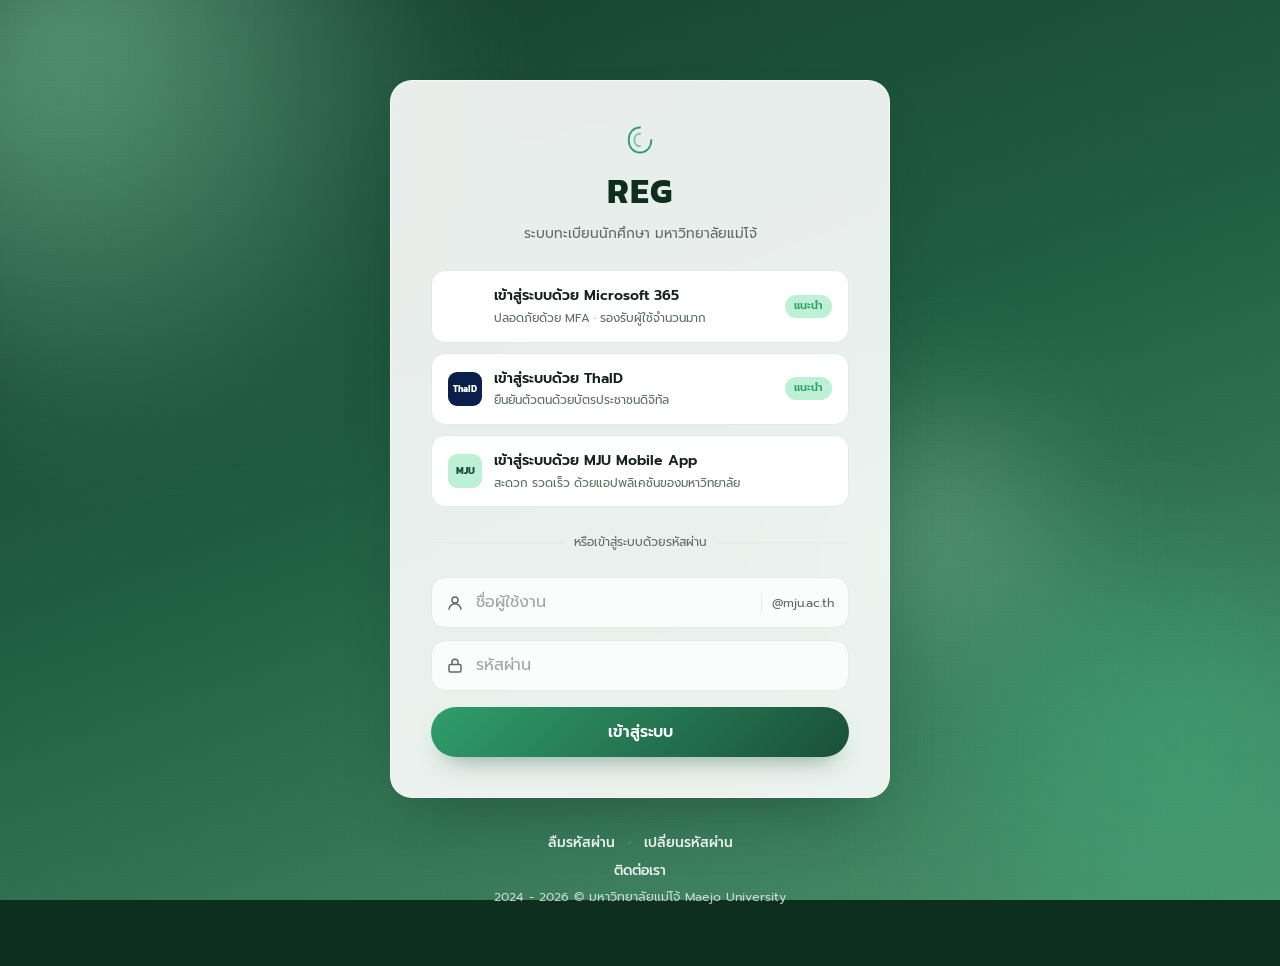
<file: index.html>
<!doctype html>
<html lang="th">
  <head>
    <meta charset="UTF-8" />
    <meta name="viewport" content="width=device-width, initial-scale=1.0" />
    <title>เข้าสู่ระบบ REG | มหาวิทยาลัยแม่โจ้</title>
    <link rel="preconnect" href="https://fonts.googleapis.com" />
    <link rel="preconnect" href="https://fonts.gstatic.com" crossorigin />
    <link
      href="https://fonts.googleapis.com/css2?family=Kanit:wght@500;600;700&family=Prompt:wght@400;500;600&display=swap"rel="stylesheet"/>
    <link rel="stylesheet" href="/styles.css" />
  </head>
  <body>
    <div class="ambient-bg" aria-hidden="true">
      <span class="blob blob-a"></span>
      <span class="blob blob-b"></span>
      <span class="blob blob-c"></span>
      <div class="grain"></div>
    </div>

    <main class="page-main">
      <section class="login-panel" aria-label="เข้าสู่ระบบระบบทะเบียนนักศึกษา">
        <header class="brand-header">
          <div class="brand-mark" aria-hidden="true">
            <svg viewBox="0 0 48 48" width="30" height="30">
              <path
                d="M24 4 C 14 4, 6 12, 6 24 C 6 36, 14 44, 24 44 C 34 44, 42 36, 42 24"
                fill="none"
                stroke="currentColor"
                stroke-width="3"
                stroke-linecap="round"
              />
              <path
                d="M24 14 C 19 14, 15 18, 15 24 C 15 30, 19 34, 24 34"
                fill="none"
                stroke="currentColor"
                stroke-width="3"
                stroke-linecap="round"
                opacity="0.55"
              />
            </svg>
          </div>
          <h1 class="brand-title">REG</h1>
          <p class="brand-subtitle">ระบบทะเบียนนักศึกษา มหาวิทยาลัยแม่โจ้</p>
        </header>

        <ul class="auth-options" role="list">
          <li>
            <button type="button" class="auth-option">
              <span class="auth-icon auth-icon--ms" aria-hidden="true">
                <span></span><span></span><span></span><span></span>
              </span>
              <span class="auth-copy">
                <span class="auth-name">เข้าสู่ระบบด้วย Microsoft 365</span>
                <span class="auth-desc"
                  >ปลอดภัยด้วย MFA · รองรับผู้ใช้จำนวนมาก</span
                >
              </span>
              <span class="auth-badge">แนะนำ</span>
            </button>
          </li>
          <li>
            <button type="button" class="auth-option">
              <span class="auth-icon auth-icon--thaid" aria-hidden="true"
                >ThaID</span
              >
              <span class="auth-copy">
                <span class="auth-name">เข้าสู่ระบบด้วย ThaID</span>
                <span class="auth-desc">ยืนยันตัวตนด้วยบัตรประชาชนดิจิทัล</span>
              </span>
              <span class="auth-badge">แนะนำ</span>
            </button>
          </li>
          <li>
            <button type="button" class="auth-option">
              <span class="auth-icon auth-icon--mju" aria-hidden="true"
                >MJU</span
              >
              <span class="auth-copy">
                <span class="auth-name">เข้าสู่ระบบด้วย MJU Mobile App</span>
                <span class="auth-desc"
                  >สะดวก รวดเร็ว ด้วยแอปพลิเคชันของมหาวิทยาลัย</span
                >
              </span>
            </button>
          </li>
        </ul>

        <div class="divider" role="separator">
          <span>หรือเข้าสู่ระบบด้วยรหัสผ่าน</span>
        </div>

        <form class="credentials-form" action="#" method="post">
          <div class="field field--split">
            <span class="field-icon" aria-hidden="true">
              <svg
                viewBox="0 0 24 24"
                width="18"
                height="18"
                fill="none"
                stroke="currentColor"
                stroke-width="2"
              >
                <circle cx="12" cy="8" r="4" />
                <path d="M4 21c0-4.4 3.6-8 8-8s8 3.6 8 8" />
              </svg>
            </span>
            <label for="username" class="sr-only">รหัสผู้ใช้</label>
            <input
              type="text"
              id="username"
              name="username"
              autocomplete="username"
              placeholder="ชื่อผู้ใช้งาน"
              required
            />
            <span class="field-suffix">@mju.ac.th</span>
          </div>

          <div class="field">
            <span class="field-icon" aria-hidden="true">
              <svg
                viewBox="0 0 24 24"
                width="18"
                height="18"
                fill="none"
                stroke="currentColor"
                stroke-width="2"
              >
                <rect x="4" y="10" width="16" height="10" rx="2" />
                <path d="M8 10V7a4 4 0 0 1 8 0v3" />
              </svg>
            </span>
            <label for="password" class="sr-only">รหัสผ่าน</label>
            <input
              type="password"
              id="password"
              name="password"
              autocomplete="current-password"
              placeholder="รหัสผ่าน"
              required
            />
          </div>

          <button type="submit" class="btn-primary">เข้าสู่ระบบ</button>
        </form>
      </section>

      <footer class="site-footer">
        <p class="footer-links">
          <a href="#">ลืมรหัสผ่าน</a>
          <span class="footer-sep" aria-hidden="true">·</span>
          <a href="#">เปลี่ยนรหัสผ่าน</a>
        </p>
        <p class="footer-contact"><a href="#">ติดต่อเรา</a></p>
        <p class="footer-copy">
          2024 - 2026 © มหาวิทยาลัยแม่โจ้ Maejo University
        </p>
      </footer>
    </main>
  </body>
</html>
</file>
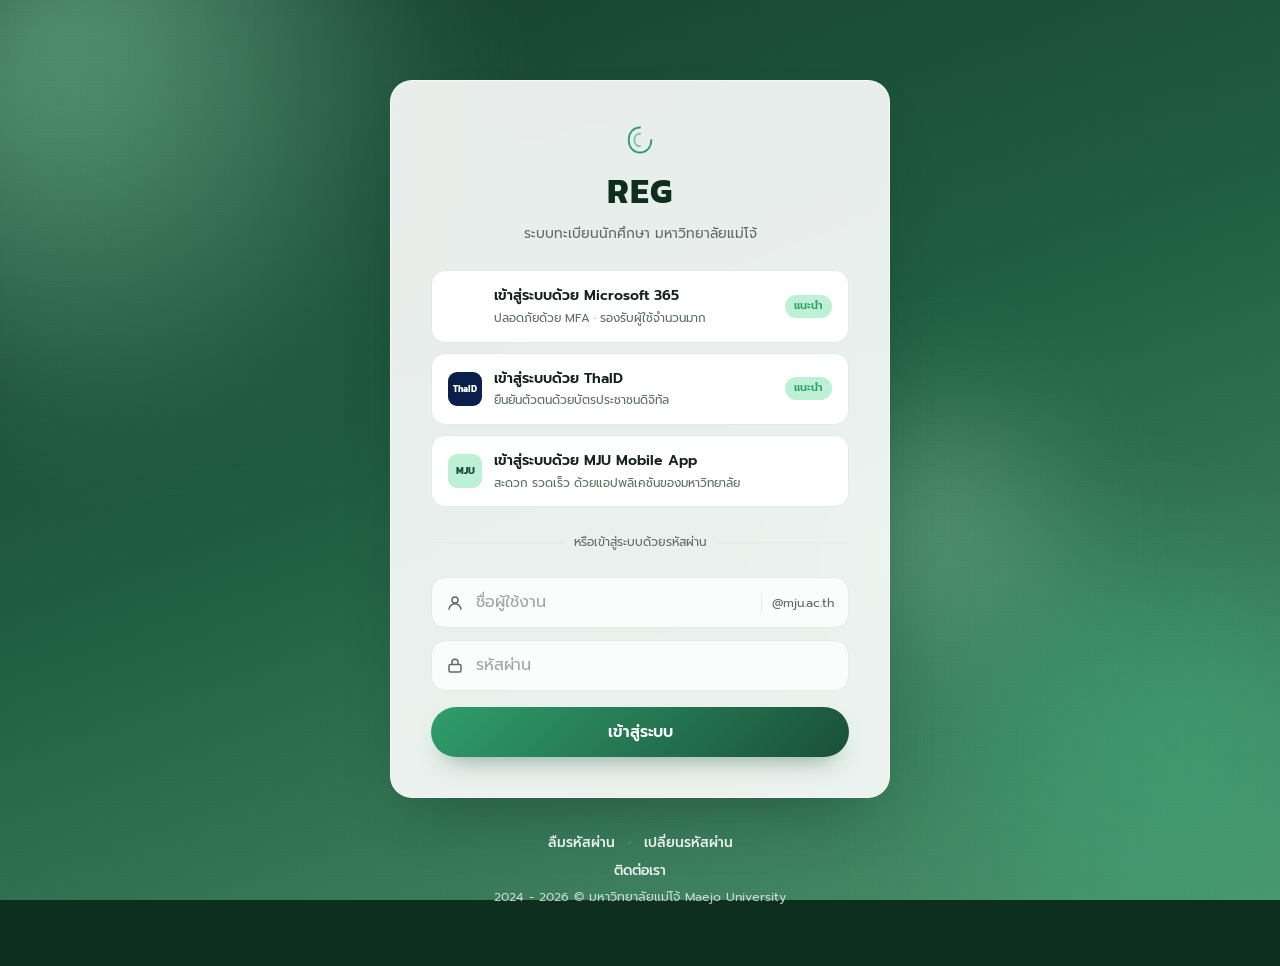
<file: login/index.html>
<!doctype html>
<html lang="th">
  <head>
    <meta charset="UTF-8" />
    <meta name="viewport" content="width=device-width, initial-scale=1.0" />
    <title>เข้าสู่ระบบ REG | มหาวิทยาลัยแม่โจ้</title>
    <link rel="preconnect" href="https://fonts.googleapis.com" />
    <link rel="preconnect" href="https://fonts.gstatic.com" crossorigin />
    <link
      href="https://fonts.googleapis.com/css2?family=Kanit:wght@500;600;700&family=Prompt:wght@400;500;600&display=swap"
      rel="stylesheet"
    />
    <link rel="stylesheet" href="styles.css" />
  </head>
  <body>
    <div class="ambient-bg" aria-hidden="true">
      <span class="blob blob-a"></span>
      <span class="blob blob-b"></span>
      <span class="blob blob-c"></span>
      <div class="grain"></div>
    </div>

    <main class="page-main">
      <section class="login-panel" aria-label="เข้าสู่ระบบระบบทะเบียนนักศึกษา">
        <header class="brand-header">
          <div class="brand-mark" aria-hidden="true">
            <svg viewBox="0 0 48 48" width="30" height="30">
              <path
                d="M24 4 C 14 4, 6 12, 6 24 C 6 36, 14 44, 24 44 C 34 44, 42 36, 42 24"
                fill="none"
                stroke="currentColor"
                stroke-width="3"
                stroke-linecap="round"
              />
              <path
                d="M24 14 C 19 14, 15 18, 15 24 C 15 30, 19 34, 24 34"
                fill="none"
                stroke="currentColor"
                stroke-width="3"
                stroke-linecap="round"
                opacity="0.55"
              />
            </svg>
          </div>
          <h1 class="brand-title">REG</h1>
          <p class="brand-subtitle">ระบบทะเบียนนักศึกษา มหาวิทยาลัยแม่โจ้</p>
        </header>

        <ul class="auth-options" role="list">
          <li>
            <button type="button" class="auth-option">
              <span class="auth-icon auth-icon--ms" aria-hidden="true">
                <span></span><span></span><span></span><span></span>
              </span>
              <span class="auth-copy">
                <span class="auth-name">เข้าสู่ระบบด้วย Microsoft 365</span>
                <span class="auth-desc"
                  >ปลอดภัยด้วย MFA · รองรับผู้ใช้จำนวนมาก</span
                >
              </span>
              <span class="auth-badge">แนะนำ</span>
            </button>
          </li>
          <li>
            <button type="button" class="auth-option">
              <span class="auth-icon auth-icon--thaid" aria-hidden="true"
                >ThaID</span
              >
              <span class="auth-copy">
                <span class="auth-name">เข้าสู่ระบบด้วย ThaID</span>
                <span class="auth-desc">ยืนยันตัวตนด้วยบัตรประชาชนดิจิทัล</span>
              </span>
              <span class="auth-badge">แนะนำ</span>
            </button>
          </li>
          <li>
            <button type="button" class="auth-option">
              <span class="auth-icon auth-icon--mju" aria-hidden="true"
                >MJU</span
              >
              <span class="auth-copy">
                <span class="auth-name">เข้าสู่ระบบด้วย MJU Mobile App</span>
                <span class="auth-desc"
                  >สะดวก รวดเร็ว ด้วยแอปพลิเคชันของมหาวิทยาลัย</span
                >
              </span>
            </button>
          </li>
        </ul>

        <div class="divider" role="separator">
          <span>หรือเข้าสู่ระบบด้วยรหัสผ่าน</span>
        </div>

        <form class="credentials-form" action="#" method="post">
          <div class="field field--split">
            <span class="field-icon" aria-hidden="true">
              <svg
                viewBox="0 0 24 24"
                width="18"
                height="18"
                fill="none"
                stroke="currentColor"
                stroke-width="2"
              >
                <circle cx="12" cy="8" r="4" />
                <path d="M4 21c0-4.4 3.6-8 8-8s8 3.6 8 8" />
              </svg>
            </span>
            <label for="username" class="sr-only">รหัสผู้ใช้</label>
            <input
              type="text"
              id="username"
              name="username"
              autocomplete="username"
              placeholder="ชื่อผู้ใช้งาน"
              required
            />
            <span class="field-suffix">@mju.ac.th</span>
          </div>

          <div class="field">
            <span class="field-icon" aria-hidden="true">
              <svg
                viewBox="0 0 24 24"
                width="18"
                height="18"
                fill="none"
                stroke="currentColor"
                stroke-width="2"
              >
                <rect x="4" y="10" width="16" height="10" rx="2" />
                <path d="M8 10V7a4 4 0 0 1 8 0v3" />
              </svg>
            </span>
            <label for="password" class="sr-only">รหัสผ่าน</label>
            <input
              type="password"
              id="password"
              name="password"
              autocomplete="current-password"
              placeholder="รหัสผ่าน"
              required
            />
          </div>

          <button type="submit" class="btn-primary">เข้าสู่ระบบ</button>
        </form>
      </section>

      <footer class="site-footer">
        <p class="footer-links">
          <a href="#">ลืมรหัสผ่าน</a>
          <span class="footer-sep" aria-hidden="true">·</span>
          <a href="#">เปลี่ยนรหัสผ่าน</a>
        </p>
        <p class="footer-contact"><a href="#">ติดต่อเรา</a></p>
        <p class="footer-copy">
          2024 - 2026 © มหาวิทยาลัยแม่โจ้ Maejo University
        </p>
      </footer>
    </main>
  </body>
</html>
</file>
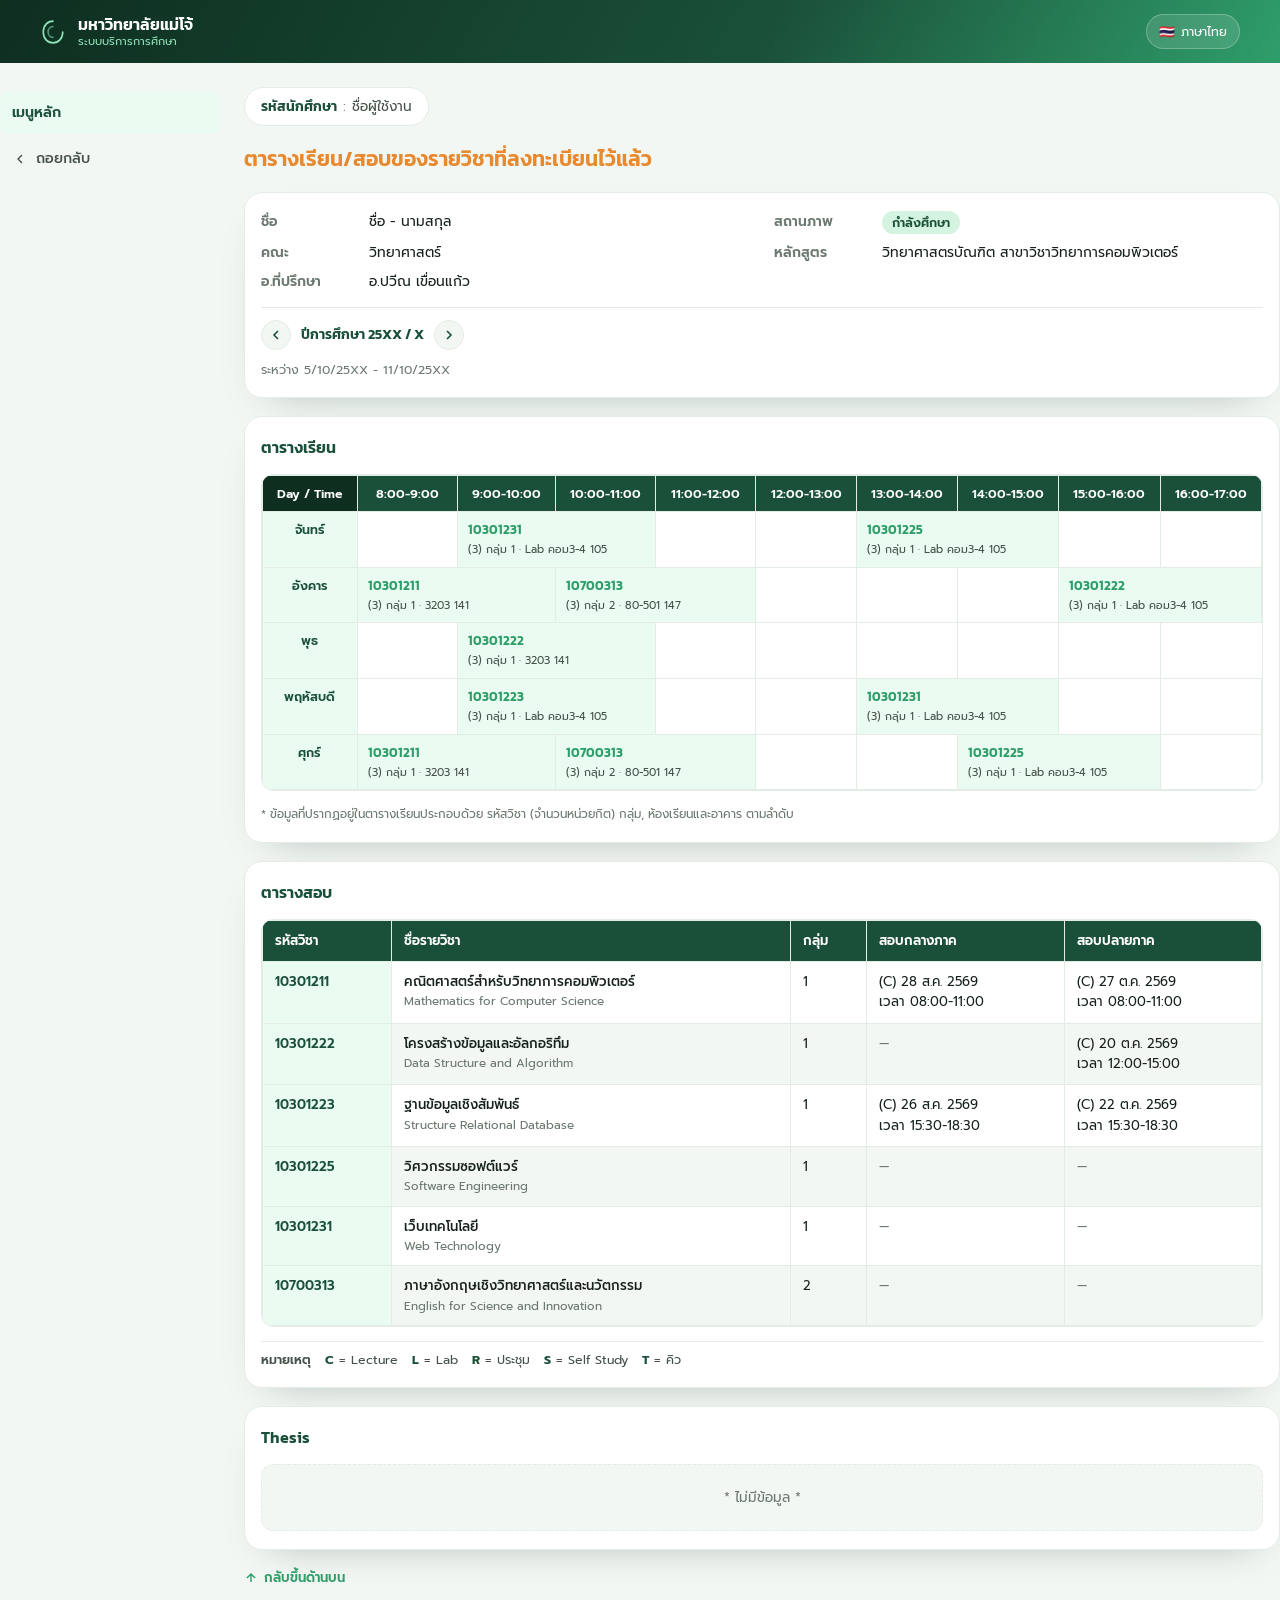
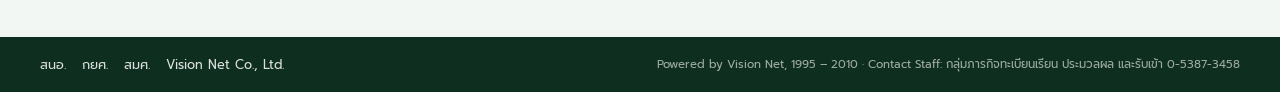
<file: schedule/index.html>
<!doctype html>
<html lang="th">
  <head>
    <meta charset="UTF-8" />
    <meta name="viewport" content="width=device-width, initial-scale=1.0" />
    <title>ตารางเรียน/สอบ | ระบบบริการการศึกษา มหาวิทยาลัยแม่โจ้</title>
    <link rel="preconnect" href="https://fonts.googleapis.com" />
    <link rel="preconnect" href="https://fonts.gstatic.com" crossorigin />
    <link
      href="https://fonts.googleapis.com/css2?family=Kanit:wght@500;600;700&family=Prompt:wght@400;500;600&display=swap"
      rel="stylesheet"
    />
    <link rel="stylesheet" href="schedule.css" />
  </head>
  <body>
    <div class="app-shell">
      <header class="app-header">
        <div class="header-inner">
          <button
            class="menu-toggle"
            id="menuToggle"
            aria-expanded="false"
            aria-controls="sidebar"
          >
            <span class="sr-only">เปิดเมนู</span>
            <span></span><span></span><span></span>
          </button>

          <div class="brand-mark" aria-hidden="true">
            <svg viewBox="0 0 48 48" width="26" height="26">
              <path
                d="M24 4 C 14 4, 6 12, 6 24 C 6 36, 14 44, 24 44 C 34 44, 42 36, 42 24"
                fill="none"
                stroke="currentColor"
                stroke-width="3"
                stroke-linecap="round"
              />
              <path
                d="M24 14 C 19 14, 15 18, 15 24 C 15 30, 19 34, 24 34"
                fill="none"
                stroke="currentColor"
                stroke-width="3"
                stroke-linecap="round"
                opacity="0.55"
              />
            </svg>
          </div>
          <div class="header-titles">
            <span class="header-title">มหาวิทยาลัยแม่โจ้</span>
            <span class="header-subtitle">ระบบบริการการศึกษา</span>
          </div>

          <div class="header-spacer"></div>

          <button class="lang-switch" type="button">
            <span aria-hidden="true">🇹🇭</span> ภาษาไทย
          </button>
        </div>
      </header>

      <div class="app-body">
        <nav class="sidebar" id="sidebar" aria-label="เมนูหลัก">
          <ul class="sidebar-menu">
            <li><a href="#" class="sidebar-link is-active">เมนูหลัก</a></li>
            <li>
              <a href="#" class="sidebar-link">
                <svg
                  viewBox="0 0 24 24"
                  width="16"
                  height="16"
                  fill="none"
                  stroke="currentColor"
                  stroke-width="2"
                >
                  <path d="M15 18l-6-6 6-6" />
                </svg>
                ถอยกลับ
              </a>
            </li>
          </ul>
        </nav>

        <main class="app-main">
          <div class="student-chip">
            <span class="student-id">รหัสนักศึกษา</span>
            <span class="student-sep">:</span>
            <span class="student-name">ชื่อผู้ใช้งาน</span>
          </div>

          <section class="page-section" aria-labelledby="page-title">
            <h1 id="page-title" class="page-title">
              ตารางเรียน/สอบของรายวิชาที่ลงทะเบียนไว้แล้ว
            </h1>

            <article class="data-card">
              <dl class="profile-grid">
                <div class="profile-row">
                  <dt>ชื่อ</dt>
                  <dd>ชื่อ - นามสกุล</dd>
                </div>
                <div class="profile-row">
                  <dt>สถานภาพ</dt>
                  <dd><span class="status-tag">กำลังศึกษา</span></dd>
                </div>
                <div class="profile-row">
                  <dt>คณะ</dt>
                  <dd>วิทยาศาสตร์</dd>
                </div>
                <div class="profile-row">
                  <dt>หลักสูตร</dt>
                  <dd>วิทยาศาสตรบัณฑิต สาขาวิชาวิทยาการคอมพิวเตอร์</dd>
                </div>
                <div class="profile-row">
                  <dt>อ.ที่ปรึกษา</dt>
                  <dd>อ.ปวีณ เขื่อนแก้ว</dd>
                </div>
              </dl>

              <div class="term-switcher">
                <button
                  type="button"
                  class="term-arrow"
                  aria-label="ภาคการศึกษาก่อนหน้า"
                >
                  <svg
                    viewBox="0 0 24 24"
                    width="16"
                    height="16"
                    fill="none"
                    stroke="currentColor"
                    stroke-width="2.4"
                  >
                    <path d="M15 18l-6-6 6-6" />
                  </svg>
                </button>
                <span class="term-label">ปีการศึกษา 25XX / X</span>
                <button
                  type="button"
                  class="term-arrow"
                  aria-label="ภาคการศึกษาถัดไป"
                >
                  <svg
                    viewBox="0 0 24 24"
                    width="16"
                    height="16"
                    fill="none"
                    stroke="currentColor"
                    stroke-width="2.4"
                  >
                    <path d="M9 18l6-6-6-6" />
                  </svg>
                </button>
                <span class="term-range">ระหว่าง 5/10/25XX - 11/10/25XX</span>
              </div>
            </article>

            <article class="data-card">
              <h2 class="data-card-title">ตารางเรียน</h2>

              <div
                class="table-scroll"
                tabindex="0"
                role="region"
                aria-label="ตารางเรียน เลื่อนซ้ายขวาเพื่อดูเพิ่มเติม"
              >
                <table class="timetable">
                  <thead>
                    <tr>
                      <th scope="col" class="corner-cell">Day / Time</th>
                      <th scope="col">8:00-9:00</th>
                      <th scope="col">9:00-10:00</th>
                      <th scope="col">10:00-11:00</th>
                      <th scope="col">11:00-12:00</th>
                      <th scope="col">12:00-13:00</th>
                      <th scope="col">13:00-14:00</th>
                      <th scope="col">14:00-15:00</th>
                      <th scope="col">15:00-16:00</th>
                      <th scope="col">16:00-17:00</th>
                    </tr>
                  </thead>
                  <tbody>
                    <tr>
                      <th scope="row">จันทร์</th>
                      <td></td>
                      <td colspan="2" class="class-cell">
                        <a href="#" class="class-code">10301231</a>
                        <span class="class-meta"
                          >(3) กลุ่ม 1 · Lab คอม3-4 105</span
                        >
                      </td>
                      <td></td>
                      <td></td>
                      <td colspan="2" class="class-cell">
                        <a href="#" class="class-code">10301225</a>
                        <span class="class-meta"
                          >(3) กลุ่ม 1 · Lab คอม3-4 105</span
                        >
                      </td>
                      <td></td>
                      <td></td>
                    </tr>
                    <tr>
                      <th scope="row">อังคาร</th>
                      <td colspan="2" class="class-cell">
                        <a href="#" class="class-code">10301211</a>
                        <span class="class-meta">(3) กลุ่ม 1 · 3203 141</span>
                      </td>
                      <td colspan="2" class="class-cell">
                        <a href="#" class="class-code">10700313</a>
                        <span class="class-meta">(3) กลุ่ม 2 · 80-501 147</span>
                      </td>
                      <td></td>
                      <td></td>
                      <td></td>
                      <td colspan="2" class="class-cell">
                        <a href="#" class="class-code">10301222</a>
                        <span class="class-meta"
                          >(3) กลุ่ม 1 · Lab คอม3-4 105</span
                        >
                      </td>
                    </tr>
                    <tr>
                      <th scope="row">พุธ</th>
                      <td></td>
                      <td colspan="2" class="class-cell">
                        <a href="#" class="class-code">10301222</a>
                        <span class="class-meta">(3) กลุ่ม 1 · 3203 141</span>
                      </td>
                      <td></td>
                      <td></td>
                      <td></td>
                      <td></td>
                      <td></td>
                    </tr>
                    <tr>
                      <th scope="row">พฤหัสบดี</th>
                      <td></td>
                      <td colspan="2" class="class-cell">
                        <a href="#" class="class-code">10301223</a>
                        <span class="class-meta"
                          >(3) กลุ่ม 1 · Lab คอม3-4 105</span
                        >
                      </td>
                      <td></td>
                      <td></td>
                      <td colspan="2" class="class-cell">
                        <a href="#" class="class-code">10301231</a>
                        <span class="class-meta"
                          >(3) กลุ่ม 1 · Lab คอม3-4 105</span
                        >
                      </td>
                      <td></td>
                      <td></td>
                    </tr>
                    <tr>
                      <th scope="row">ศุกร์</th>
                      <td colspan="2" class="class-cell">
                        <a href="#" class="class-code">10301211</a>
                        <span class="class-meta">(3) กลุ่ม 1 · 3203 141</span>
                      </td>
                      <td colspan="2" class="class-cell">
                        <a href="#" class="class-code">10700313</a>
                        <span class="class-meta">(3) กลุ่ม 2 · 80-501 147</span>
                      </td>
                      <td></td>
                      <td></td>
                      <td colspan="2" class="class-cell">
                        <a href="#" class="class-code">10301225</a>
                        <span class="class-meta"
                          >(3) กลุ่ม 1 · Lab คอม3-4 105</span
                        >
                      </td>
                      <td></td>
                    </tr>
                  </tbody>
                </table>
              </div>
              <p class="scroll-hint">← เลื่อนซ้าย–ขวาเพื่อดูตารางเต็ม →</p>
              <p class="table-note">
                * ข้อมูลที่ปรากฏอยู่ในตารางเรียนประกอบด้วย รหัสวิชา
                (จำนวนหน่วยกิต) กลุ่ม, ห้องเรียนและอาคาร ตามลำดับ
              </p>
            </article>

            <article class="data-card">
              <h2 class="data-card-title">ตารางสอบ</h2>

              <div
                class="table-scroll"
                tabindex="0"
                role="region"
                aria-label="ตารางสอบ เลื่อนซ้ายขวาเพื่อดูเพิ่มเติม"
              >
                <table class="exam-table">
                  <thead>
                    <tr>
                      <th scope="col">รหัสวิชา</th>
                      <th scope="col">ชื่อรายวิชา</th>
                      <th scope="col">กลุ่ม</th>
                      <th scope="col">สอบกลางภาค</th>
                      <th scope="col">สอบปลายภาค</th>
                    </tr>
                  </thead>
                  <tbody>
                    <tr>
                      <th scope="row">10301211</th>
                      <td>
                        <span class="course-th"
                          >คณิตศาสตร์สำหรับวิทยาการคอมพิวเตอร์</span
                        >
                        <span class="course-en"
                          >Mathematics for Computer Science</span
                        >
                      </td>
                      <td>1</td>
                      <td>(C) 28 ส.ค. 2569<br />เวลา 08:00-11:00</td>
                      <td>(C) 27 ต.ค. 2569<br />เวลา 08:00-11:00</td>
                    </tr>
                    <tr>
                      <th scope="row">10301222</th>
                      <td>
                        <span class="course-th"
                          >โครงสร้างข้อมูลและอัลกอริทึม</span
                        >
                        <span class="course-en"
                          >Data Structure and Algorithm</span
                        >
                      </td>
                      <td>1</td>
                      <td class="muted">—</td>
                      <td>(C) 20 ต.ค. 2569<br />เวลา 12:00-15:00</td>
                    </tr>
                    <tr>
                      <th scope="row">10301223</th>
                      <td>
                        <span class="course-th">ฐานข้อมูลเชิงสัมพันธ์</span>
                        <span class="course-en"
                          >Structure Relational Database</span
                        >
                      </td>
                      <td>1</td>
                      <td>(C) 26 ส.ค. 2569<br />เวลา 15:30-18:30</td>
                      <td>(C) 22 ต.ค. 2569<br />เวลา 15:30-18:30</td>
                    </tr>
                    <tr>
                      <th scope="row">10301225</th>
                      <td>
                        <span class="course-th">วิศวกรรมซอฟต์แวร์</span>
                        <span class="course-en">Software Engineering</span>
                      </td>
                      <td>1</td>
                      <td class="muted">—</td>
                      <td class="muted">—</td>
                    </tr>
                    <tr>
                      <th scope="row">10301231</th>
                      <td>
                        <span class="course-th">เว็บเทคโนโลยี</span>
                        <span class="course-en">Web Technology</span>
                      </td>
                      <td>1</td>
                      <td class="muted">—</td>
                      <td class="muted">—</td>
                    </tr>
                    <tr>
                      <th scope="row">10700313</th>
                      <td>
                        <span class="course-th"
                          >ภาษาอังกฤษเชิงวิทยาศาสตร์และนวัตกรรม</span
                        >
                        <span class="course-en"
                          >English for Science and Innovation</span
                        >
                      </td>
                      <td>2</td>
                      <td class="muted">—</td>
                      <td class="muted">—</td>
                    </tr>
                  </tbody>
                </table>
              </div>
              <p class="scroll-hint">← เลื่อนซ้าย–ขวาเพื่อดูตารางเต็ม →</p>

              <div class="legend-row">
                <span class="legend-note-label">หมายเหตุ</span>
                <span class="legend-chip"><b>C</b> = Lecture</span>
                <span class="legend-chip"><b>L</b> = Lab</span>
                <span class="legend-chip"><b>R</b> = ประชุม</span>
                <span class="legend-chip"><b>S</b> = Self Study</span>
                <span class="legend-chip"><b>T</b> = คิว</span>
              </div>
            </article>

            <article class="data-card">
              <h2 class="data-card-title">Thesis</h2>
              <div class="empty-state">* ไม่มีข้อมูล *</div>
            </article>

            <a href="#page-title" class="to-top">
              <svg
                viewBox="0 0 24 24"
                width="14"
                height="14"
                fill="none"
                stroke="currentColor"
                stroke-width="2.4"
              >
                <path d="M12 19V5M5 12l7-7 7 7" />
              </svg>
              กลับขึ้นด้านบน
            </a>
          </section>
        </main>
      </div>

      <footer class="app-footer">
        <div class="footer-inner">
          <ul class="footer-links">
            <li><a href="#">สนอ.</a></li>
            <li><a href="#">กยศ.</a></li>
            <li><a href="#">สมศ.</a></li>
            <li><a href="#">Vision Net Co., Ltd.</a></li>
          </ul>
          <p class="footer-meta">
            Powered by Vision Net, 1995 – 2010 &middot; Contact Staff:
            กลุ่มภารกิจทะเบียนเรียน ประมวลผล และรับเข้า 0-5387-3458
          </p>
        </div>
      </footer>
    </div>

    <script>
      const menuToggle = document.getElementById("menuToggle");
      const sidebar = document.getElementById("sidebar");
      menuToggle.addEventListener("click", () => {
        const isOpen = sidebar.classList.toggle("is-open");
        menuToggle.setAttribute("aria-expanded", String(isOpen));
      });
    </script>
  </body>
</html>
</file>
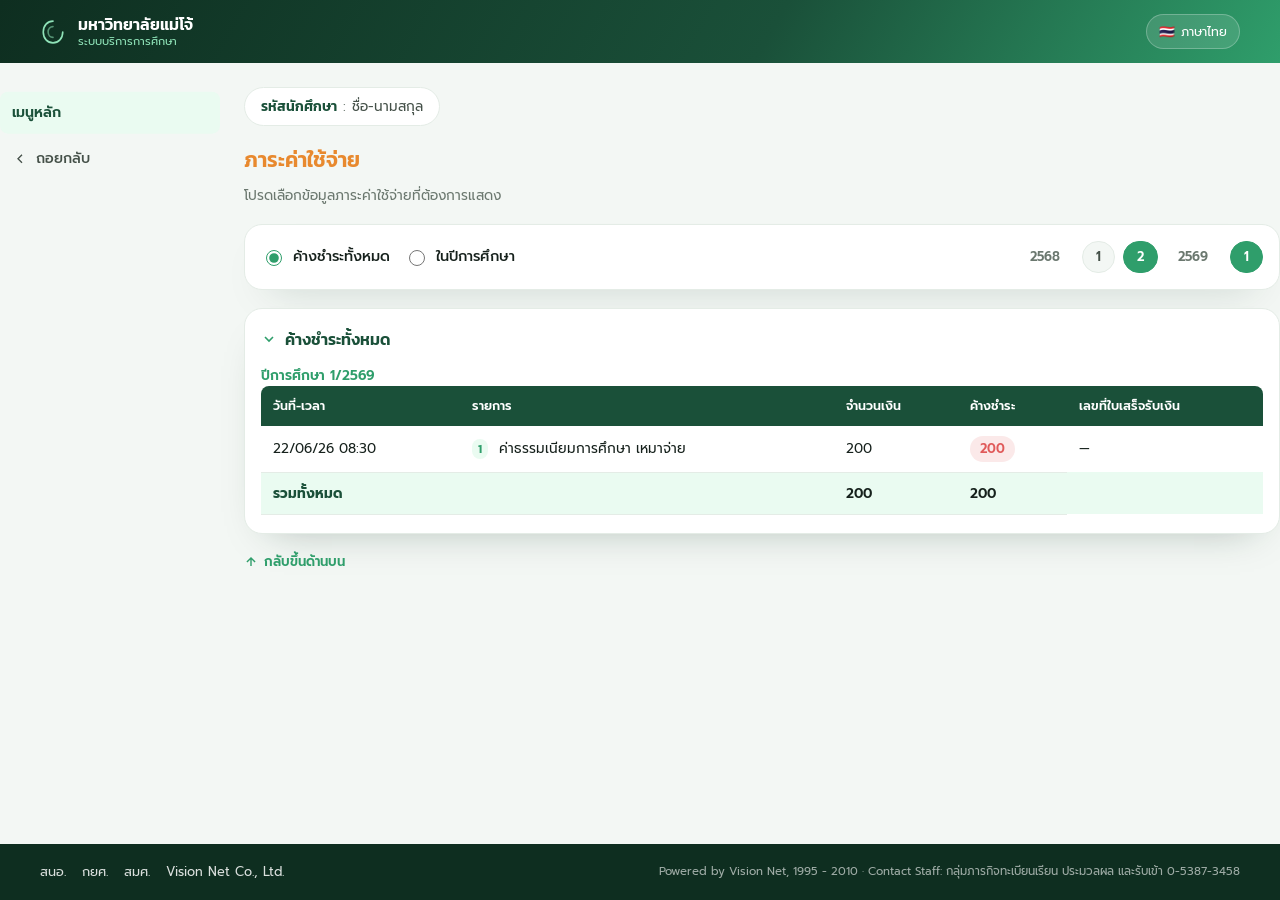
<file: dashboard.html>
<!DOCTYPE html>
<html lang="th">
<head>
<meta charset="UTF-8">
<meta name="viewport" content="width=device-width, initial-scale=1.0">
<title>ภาระค่าใช้จ่าย | ระบบบริการการศึกษา มหาวิทยาลัยแม่โจ้</title>
<link rel="preconnect" href="https://fonts.googleapis.com">
<link rel="preconnect" href="https://fonts.gstatic.com" crossorigin>
<link href="https://fonts.googleapis.com/css2?family=Kanit:wght@500;600;700&family=Prompt:wght@400;500;600&display=swap" rel="stylesheet">
<link rel="stylesheet" href="/src/dashboard.css" />
</head>
<body>

<div class="app-shell">

  <header class="app-header">
    <div class="header-inner">
      <button class="menu-toggle" id="menuToggle" aria-expanded="false" aria-controls="sidebar">
        <span class="sr-only">เปิดเมนู</span>
        <span></span><span></span><span></span>
      </button>

      <div class="brand-mark" aria-hidden="true">
        <svg viewBox="0 0 48 48" width="26" height="26">
          <path d="M24 4 C 14 4, 6 12, 6 24 C 6 36, 14 44, 24 44 C 34 44, 42 36, 42 24" fill="none" stroke="currentColor" stroke-width="3" stroke-linecap="round"/>
          <path d="M24 14 C 19 14, 15 18, 15 24 C 15 30, 19 34, 24 34" fill="none" stroke="currentColor" stroke-width="3" stroke-linecap="round" opacity="0.55"/>
        </svg>
      </div>
      <div class="header-titles">
        <span class="header-title">มหาวิทยาลัยแม่โจ้</span>
        <span class="header-subtitle">ระบบบริการการศึกษา</span>
      </div>

      <div class="header-spacer"></div>

      <button class="lang-switch" type="button">
        <span aria-hidden="true">🇹🇭</span> ภาษาไทย
      </button>
    </div>
  </header>

  <div class="app-body">

    <nav class="sidebar" id="sidebar" aria-label="เมนูหลัก">
      <ul class="sidebar-menu">
        <li><a href="#" class="sidebar-link is-active">เมนูหลัก</a></li>
        <li><a href="#" class="sidebar-link">
          <svg viewBox="0 0 24 24" width="16" height="16" fill="none" stroke="currentColor" stroke-width="2"><path d="M15 18l-6-6 6-6"/></svg>
          ถอยกลับ
        </a></li>
      </ul>
    </nav>

    <main class="app-main">

      <div class="student-chip">
        <span class="student-id">รหัสนักศึกษา</span>
        <span class="student-sep">:</span>
        <span class="student-name">ชื่อ-นามสกุล</span>
      </div>

      <section class="page-section" aria-labelledby="page-title">
        <h1 id="page-title" class="page-title">ภาระค่าใช้จ่าย</h1>
        <p class="page-hint">โปรดเลือกข้อมูลภาระค่าใช้จ่ายที่ต้องการแสดง</p>

        <div class="filter-card">
          <label class="filter-option">
            <input type="radio" name="scope" checked>
            <span>ค้างชำระทั้งหมด</span>
          </label>
          <label class="filter-option">
            <input type="radio" name="scope">
            <span>ในปีการศึกษา</span>
          </label>

          <div class="year-pills">
            <div class="year-pill-group">
              <span class="year-pill-year">2568</span>
              <a href="#" class="year-pill">1</a>
              <a href="#" class="year-pill is-active">2</a>
            </div>
            <div class="year-pill-group">
              <span class="year-pill-year">2569</span>
              <a href="#" class="year-pill is-active">1</a>
            </div>
          </div>
        </div>

        <article class="data-card">
          <button class="data-card-toggle" type="button" aria-expanded="true" aria-controls="duesBody">
            <svg class="chevron" viewBox="0 0 24 24" width="16" height="16" fill="none" stroke="currentColor" stroke-width="2.4"><path d="M6 9l6 6 6-6"/></svg>
            ค้างชำระทั้งหมด
          </button>

          <div id="duesBody">
            <h3 class="term-heading">ปีการศึกษา 1/2569</h3>

            <div class="table-wrap">
              <table class="data-table">
                <thead>
                  <tr>
                    <th scope="col">วันที่-เวลา</th>
                    <th scope="col">รายการ</th>
                    <th scope="col" class="align-end">จำนวนเงิน</th>
                    <th scope="col" class="align-end">ค้างชำระ</th>
                    <th scope="col">เลขที่ใบเสร็จรับเงิน</th>
                  </tr>
                </thead>
                <tbody>
                  <tr>
                    <td data-label="วันที่-เวลา">22/06/26 08:30</td>
                    <td data-label="รายการ"><span class="item-code">1</span> ค่าธรรมเนียมการศึกษา เหมาจ่าย</td>
                    <td data-label="จำนวนเงิน" class="align-end num">200</td>
                    <td data-label="ค้างชำระ" class="align-end num">
                      <span class="amount-badge amount-badge--due">200</span>
                    </td>
                    <td data-label="เลขที่ใบเสร็จรับเงิน">—</td>
                  </tr>
                </tbody>
                <tfoot>
                  <tr class="total-row">
                    <td class="total-label" colspan="2">รวมทั้งหมด</td>
                    <td data-label="จำนวนเงิน" class="align-end num">200</td>
                    <td data-label="ค้างชำระ" class="align-end num">200</td>
                    <td></td>
                  </tr>
                </tfoot>
              </table>
            </div>
          </div>
        </article>

        <a href="#page-title" class="to-top">
          <svg viewBox="0 0 24 24" width="14" height="14" fill="none" stroke="currentColor" stroke-width="2.4"><path d="M12 19V5M5 12l7-7 7 7"/></svg>
          กลับขึ้นด้านบน
        </a>
      </section>
    </main>
  </div>

  <footer class="app-footer">
    <div class="footer-inner">
      <ul class="footer-links">
        <li><a href="#">สนอ.</a></li>
        <li><a href="#">กยศ.</a></li>
        <li><a href="#">สมศ.</a></li>
        <li><a href="#">Vision Net Co., Ltd.</a></li>
      </ul>
      <p class="footer-meta">Powered by Vision Net, 1995 - 2010 &middot; Contact Staff: กลุ่มภารกิจทะเบียนเรียน ประมวลผล และรับเข้า 0-5387-3458</p>
    </div>
  </footer>

</div>

<script>
  const menuToggle = document.getElementById('menuToggle');
  const sidebar = document.getElementById('sidebar');
  menuToggle.addEventListener('click', () => {
    const isOpen = sidebar.classList.toggle('is-open');
    menuToggle.setAttribute('aria-expanded', String(isOpen));
  });

  const cardToggle = document.querySelector('.data-card-toggle');
  const duesBody = document.getElementById('duesBody');
  cardToggle.addEventListener('click', () => {
    const expanded = cardToggle.getAttribute('aria-expanded') === 'true';
    cardToggle.setAttribute('aria-expanded', String(!expanded));
    duesBody.style.display = expanded ? 'none' : '';
    cardToggle.classList.toggle('is-collapsed', expanded);
  });
</script>

</body>
</html>
</file>
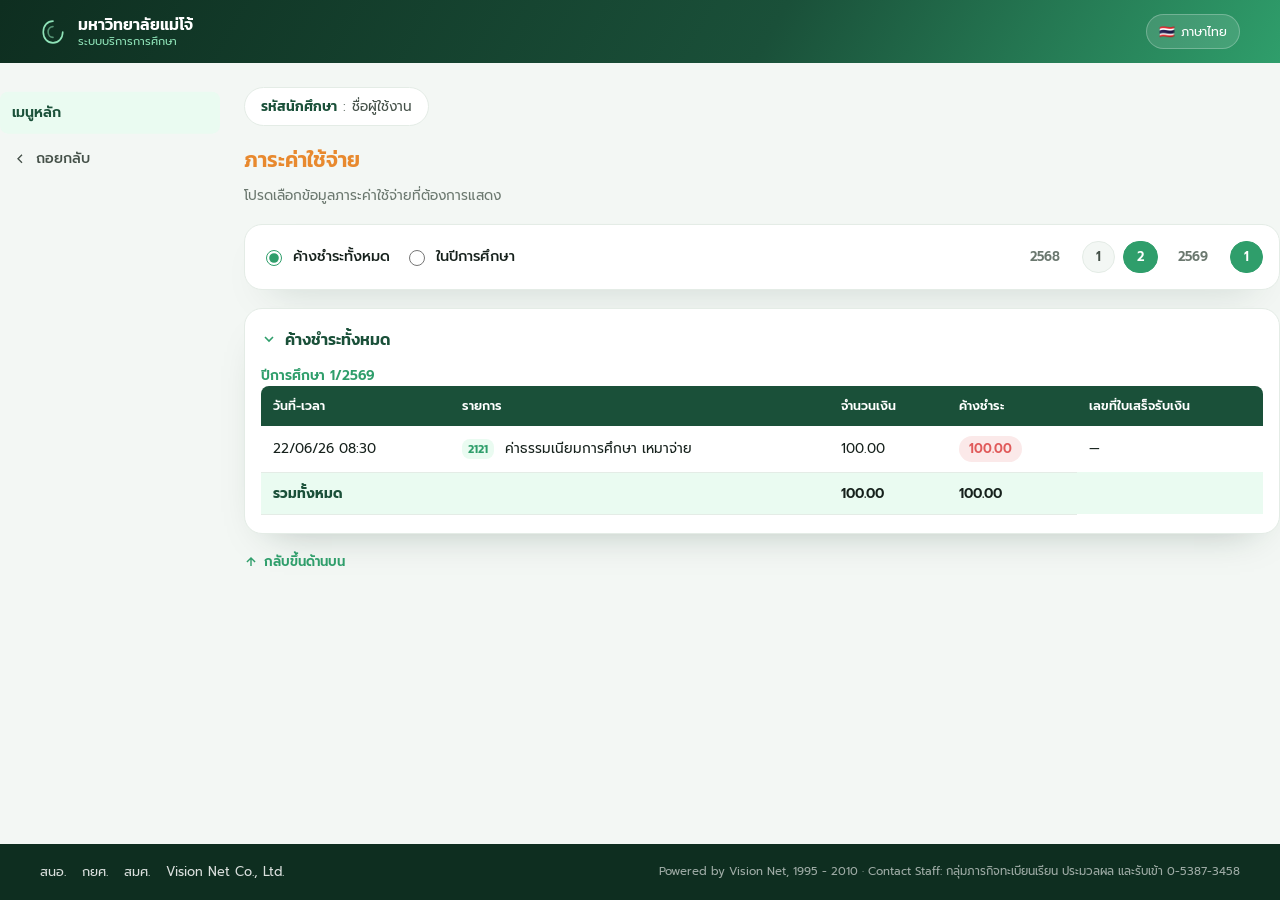
<file: Dashboard.html>
<!doctype html>
<html lang="th">
  <head>
    <meta charset="UTF-8" />
    <meta name="viewport" content="width=device-width, initial-scale=1.0" />
    <title>ภาระค่าใช้จ่าย | ระบบบริการการศึกษา มหาวิทยาลัยแม่โจ้</title>
    <link rel="preconnect" href="https://fonts.googleapis.com" />
    <link rel="preconnect" href="https://fonts.gstatic.com" crossorigin />
    <link
      href="https://fonts.googleapis.com/css2?family=Kanit:wght@500;600;700&family=Prompt:wght@400;500;600&display=swap"
      rel="stylesheet"
    />
    <link rel="stylesheet" href="Dadhboard.css" />
  </head>
  <body>
    <div class="app-shell">
      <header class="app-header">
        <div class="header-inner">
          <button
            class="menu-toggle"
            id="menuToggle"
            aria-expanded="false"
            aria-controls="sidebar"
          >
            <span class="sr-only">เปิดเมนู</span>
            <span></span><span></span><span></span>
          </button>

          <div class="brand-mark" aria-hidden="true">
            <svg viewBox="0 0 48 48" width="26" height="26">
              <path
                d="M24 4 C 14 4, 6 12, 6 24 C 6 36, 14 44, 24 44 C 34 44, 42 36, 42 24"
                fill="none"
                stroke="currentColor"
                stroke-width="3"
                stroke-linecap="round"
              />
              <path
                d="M24 14 C 19 14, 15 18, 15 24 C 15 30, 19 34, 24 34"
                fill="none"
                stroke="currentColor"
                stroke-width="3"
                stroke-linecap="round"
                opacity="0.55"
              />
            </svg>
          </div>
          <div class="header-titles">
            <span class="header-title">มหาวิทยาลัยแม่โจ้</span>
            <span class="header-subtitle">ระบบบริการการศึกษา</span>
          </div>

          <div class="header-spacer"></div>

          <button class="lang-switch" type="button">
            <span aria-hidden="true">🇹🇭</span> ภาษาไทย
          </button>
        </div>
      </header>

      <div class="app-body">
        <nav class="sidebar" id="sidebar" aria-label="เมนูหลัก">
          <ul class="sidebar-menu">
            <li><a href="#" class="sidebar-link is-active">เมนูหลัก</a></li>
            <li>
              <a href="#" class="sidebar-link">
                <svg
                  viewBox="0 0 24 24"
                  width="16"
                  height="16"
                  fill="none"
                  stroke="currentColor"
                  stroke-width="2"
                >
                  <path d="M15 18l-6-6 6-6" />
                </svg>
                ถอยกลับ
              </a>
            </li>
          </ul>
        </nav>

        <main class="app-main">
          <div class="student-chip">
            <span class="student-id">รหัสนักศึกษา</span>
            <span class="student-sep">:</span>
            <span class="student-name">ชื่อผู้ใช้งาน</span>
          </div>

          <section class="page-section" aria-labelledby="page-title">
            <h1 id="page-title" class="page-title">ภาระค่าใช้จ่าย</h1>
            <p class="page-hint">โปรดเลือกข้อมูลภาระค่าใช้จ่ายที่ต้องการแสดง</p>

            <div class="filter-card">
              <label class="filter-option">
                <input type="radio" name="scope" checked />
                <span>ค้างชำระทั้งหมด</span>
              </label>
              <label class="filter-option">
                <input type="radio" name="scope" />
                <span>ในปีการศึกษา</span>
              </label>

              <div class="year-pills">
                <div class="year-pill-group">
                  <span class="year-pill-year">2568</span>
                  <a href="#" class="year-pill">1</a>
                  <a href="#" class="year-pill is-active">2</a>
                </div>
                <div class="year-pill-group">
                  <span class="year-pill-year">2569</span>
                  <a href="#" class="year-pill is-active">1</a>
                </div>
              </div>
            </div>

            <article class="data-card">
              <button
                class="data-card-toggle"
                type="button"
                aria-expanded="true"
                aria-controls="duesBody"
              >
                <svg
                  class="chevron"
                  viewBox="0 0 24 24"
                  width="16"
                  height="16"
                  fill="none"
                  stroke="currentColor"
                  stroke-width="2.4"
                >
                  <path d="M6 9l6 6 6-6" />
                </svg>
                ค้างชำระทั้งหมด
              </button>

              <div id="duesBody">
                <h3 class="term-heading">ปีการศึกษา 1/2569</h3>

                <div class="table-wrap">
                  <table class="data-table">
                    <thead>
                      <tr>
                        <th scope="col">วันที่-เวลา</th>
                        <th scope="col">รายการ</th>
                        <th scope="col" class="align-end">จำนวนเงิน</th>
                        <th scope="col" class="align-end">ค้างชำระ</th>
                        <th scope="col">เลขที่ใบเสร็จรับเงิน</th>
                      </tr>
                    </thead>
                    <tbody>
                      <tr>
                        <td data-label="วันที่-เวลา">22/06/26 08:30</td>
                        <td data-label="รายการ">
                          <span class="item-code">2121</span>
                          ค่าธรรมเนียมการศึกษา เหมาจ่าย
                        </td>
                        <td data-label="จำนวนเงิน" class="align-end num">100.00</td>
                        <td data-label="ค้างชำระ" class="align-end num">
                          <span class="amount-badge amount-badge--due">100.00</span>
                        </td>
                        <td data-label="เลขที่ใบเสร็จรับเงิน">—</td>
                      </tr>
                    </tbody>
                    <tfoot>
                      <tr class="total-row">
                        <td class="total-label" colspan="2">รวมทั้งหมด</td>
                        <td data-label="จำนวนเงิน" class="align-end num">100.00</td>
                        <td data-label="ค้างชำระ" class="align-end num">100.00</td>
                        <td></td>
                      </tr>
                    </tfoot>
                  </table>
                </div>
              </div>
            </article>

            <a href="#page-title" class="to-top">
              <svg
                viewBox="0 0 24 24"
                width="14"
                height="14"
                fill="none"
                stroke="currentColor"
                stroke-width="2.4"
              >
                <path d="M12 19V5M5 12l7-7 7 7" />
              </svg>
              กลับขึ้นด้านบน
            </a>
          </section>
        </main>
      </div>

      <footer class="app-footer">
        <div class="footer-inner">
          <ul class="footer-links">
            <li><a href="#">สนอ.</a></li>
            <li><a href="#">กยศ.</a></li>
            <li><a href="#">สมศ.</a></li>
            <li><a href="#">Vision Net Co., Ltd.</a></li>
          </ul>
          <p class="footer-meta">
            Powered by Vision Net, 1995 - 2010 &middot; Contact Staff:
            กลุ่มภารกิจทะเบียนเรียน ประมวลผล และรับเข้า 0-5387-3458
          </p>
        </div>
      </footer>
    </div>

    <script>
      const menuToggle = document.getElementById("menuToggle");
      const sidebar = document.getElementById("sidebar");
      menuToggle.addEventListener("click", () => {
        const isOpen = sidebar.classList.toggle("is-open");
        menuToggle.setAttribute("aria-expanded", String(isOpen));
      });

      const cardToggle = document.querySelector(".data-card-toggle");
      const duesBody = document.getElementById("duesBody");
      cardToggle.addEventListener("click", () => {
        const expanded = cardToggle.getAttribute("aria-expanded") === "true";
        cardToggle.setAttribute("aria-expanded", String(!expanded));
        duesBody.style.display = expanded ? "none" : "";
        cardToggle.classList.toggle("is-collapsed", expanded);
      });
    </script>
  </body>
</html>
</file>
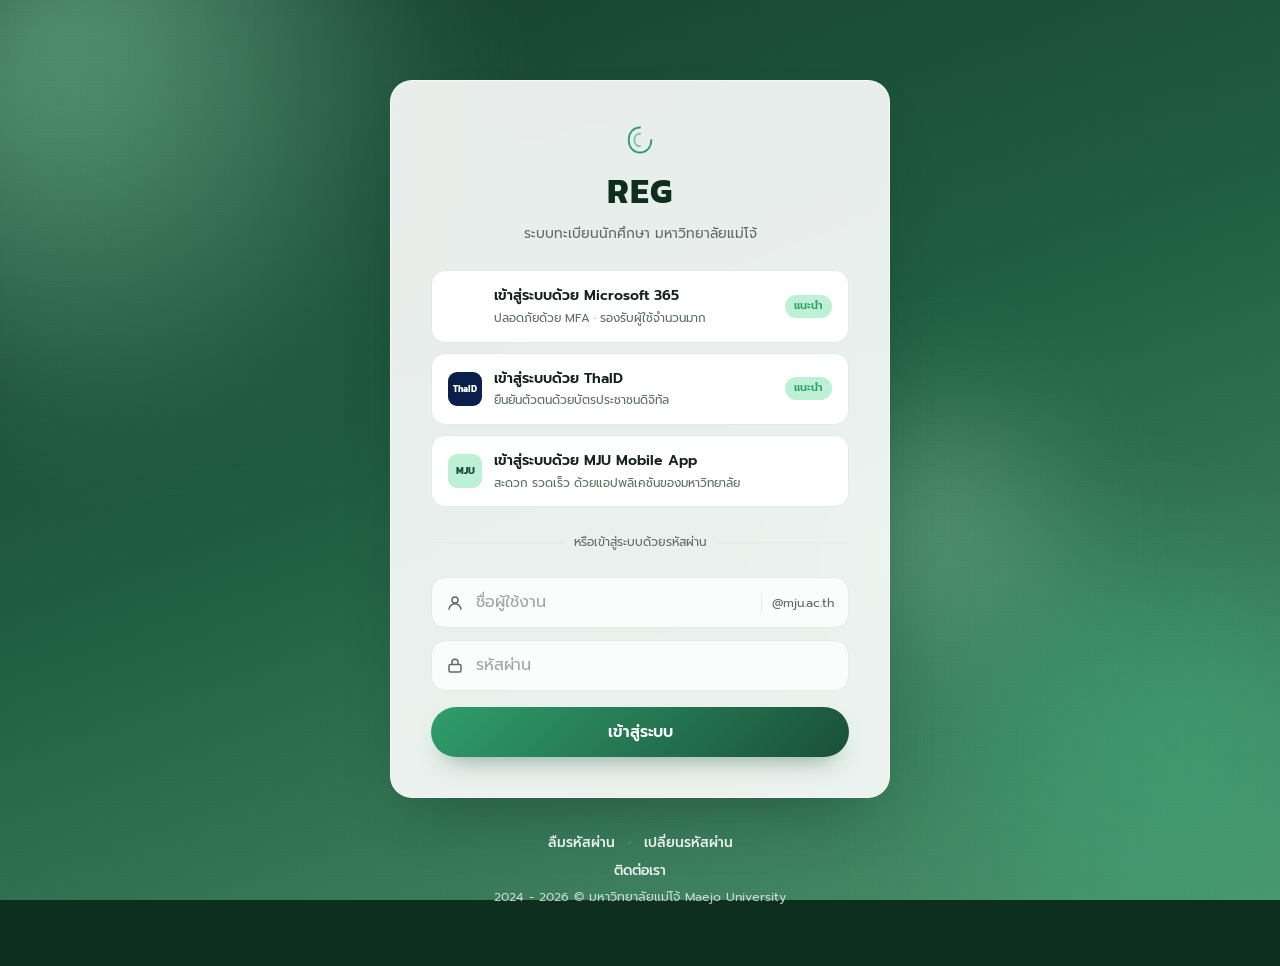
<file: login.html>
<!doctype html>
<html lang="th">
  <head>
    <meta charset="UTF-8" />
    <meta name="viewport" content="width=device-width, initial-scale=1.0" />
    <title>เข้าสู่ระบบ REG | มหาวิทยาลัยแม่โจ้</title>
    <link rel="preconnect" href="https://fonts.googleapis.com" />
    <link rel="preconnect" href="https://fonts.gstatic.com" crossorigin />
    <link
      href="https://fonts.googleapis.com/css2?family=Kanit:wght@500;600;700&family=Prompt:wght@400;500;600&display=swap"
      rel="stylesheet"
    />
    <link rel="stylesheet" href="login.css" />
  </head>
  <body>
    <div class="ambient-bg" aria-hidden="true">
      <span class="blob blob-a"></span>
      <span class="blob blob-b"></span>
      <span class="blob blob-c"></span>
      <div class="grain"></div>
    </div>

    <main class="page-main">
      <section class="login-panel" aria-label="เข้าสู่ระบบระบบทะเบียนนักศึกษา">
        <header class="brand-header">
          <div class="brand-mark" aria-hidden="true">
            <svg viewBox="0 0 48 48" width="30" height="30">
              <path
                d="M24 4 C 14 4, 6 12, 6 24 C 6 36, 14 44, 24 44 C 34 44, 42 36, 42 24"
                fill="none"
                stroke="currentColor"
                stroke-width="3"
                stroke-linecap="round"
              />
              <path
                d="M24 14 C 19 14, 15 18, 15 24 C 15 30, 19 34, 24 34"
                fill="none"
                stroke="currentColor"
                stroke-width="3"
                stroke-linecap="round"
                opacity="0.55"
              />
            </svg>
          </div>
          <h1 class="brand-title">REG</h1>
          <p class="brand-subtitle">ระบบทะเบียนนักศึกษา มหาวิทยาลัยแม่โจ้</p>
        </header>

        <ul class="auth-options" role="list">
          <li>
            <button type="button" class="auth-option">
              <span class="auth-icon auth-icon--ms" aria-hidden="true">
                <span></span><span></span><span></span><span></span>
              </span>
              <span class="auth-copy">
                <span class="auth-name">เข้าสู่ระบบด้วย Microsoft 365</span>
                <span class="auth-desc"
                  >ปลอดภัยด้วย MFA · รองรับผู้ใช้จำนวนมาก</span
                >
              </span>
              <span class="auth-badge">แนะนำ</span>
            </button>
          </li>
          <li>
            <button type="button" class="auth-option">
              <span class="auth-icon auth-icon--thaid" aria-hidden="true"
                >ThaID</span
              >
              <span class="auth-copy">
                <span class="auth-name">เข้าสู่ระบบด้วย ThaID</span>
                <span class="auth-desc">ยืนยันตัวตนด้วยบัตรประชาชนดิจิทัล</span>
              </span>
              <span class="auth-badge">แนะนำ</span>
            </button>
          </li>
          <li>
            <button type="button" class="auth-option">
              <span class="auth-icon auth-icon--mju" aria-hidden="true"
                >MJU</span
              >
              <span class="auth-copy">
                <span class="auth-name">เข้าสู่ระบบด้วย MJU Mobile App</span>
                <span class="auth-desc"
                  >สะดวก รวดเร็ว ด้วยแอปพลิเคชันของมหาวิทยาลัย</span
                >
              </span>
            </button>
          </li>
        </ul>

        <div class="divider" role="separator">
          <span>หรือเข้าสู่ระบบด้วยรหัสผ่าน</span>
        </div>

        <form class="credentials-form" action="#" method="post">
          <div class="field field--split">
            <span class="field-icon" aria-hidden="true">
              <svg
                viewBox="0 0 24 24"
                width="18"
                height="18"
                fill="none"
                stroke="currentColor"
                stroke-width="2"
              >
                <circle cx="12" cy="8" r="4" />
                <path d="M4 21c0-4.4 3.6-8 8-8s8 3.6 8 8" />
              </svg>
            </span>
            <label for="username" class="sr-only">รหัสผู้ใช้</label>
            <input
              type="text"
              id="username"
              name="username"
              autocomplete="username"
              placeholder="ชื่อผู้ใช้งาน"
              required
            />
            <span class="field-suffix">@mju.ac.th</span>
          </div>

          <div class="field">
            <span class="field-icon" aria-hidden="true">
              <svg
                viewBox="0 0 24 24"
                width="18"
                height="18"
                fill="none"
                stroke="currentColor"
                stroke-width="2"
              >
                <rect x="4" y="10" width="16" height="10" rx="2" />
                <path d="M8 10V7a4 4 0 0 1 8 0v3" />
              </svg>
            </span>
            <label for="password" class="sr-only">รหัสผ่าน</label>
            <input
              type="password"
              id="password"
              name="password"
              autocomplete="current-password"
              placeholder="รหัสผ่าน"
              required
            />
          </div>

          <button type="submit" class="btn-primary">เข้าสู่ระบบ</button>
        </form>
      </section>

      <footer class="site-footer">
        <p class="footer-links">
          <a href="#">ลืมรหัสผ่าน</a>
          <span class="footer-sep" aria-hidden="true">·</span>
          <a href="#">เปลี่ยนรหัสผ่าน</a>
        </p>
        <p class="footer-contact"><a href="#">ติดต่อเรา</a></p>
        <p class="footer-copy">
          2024 - 2026 © มหาวิทยาลัยแม่โจ้ Maejo University
        </p>
      </footer>
    </main>
  </body>
</html>
</file>
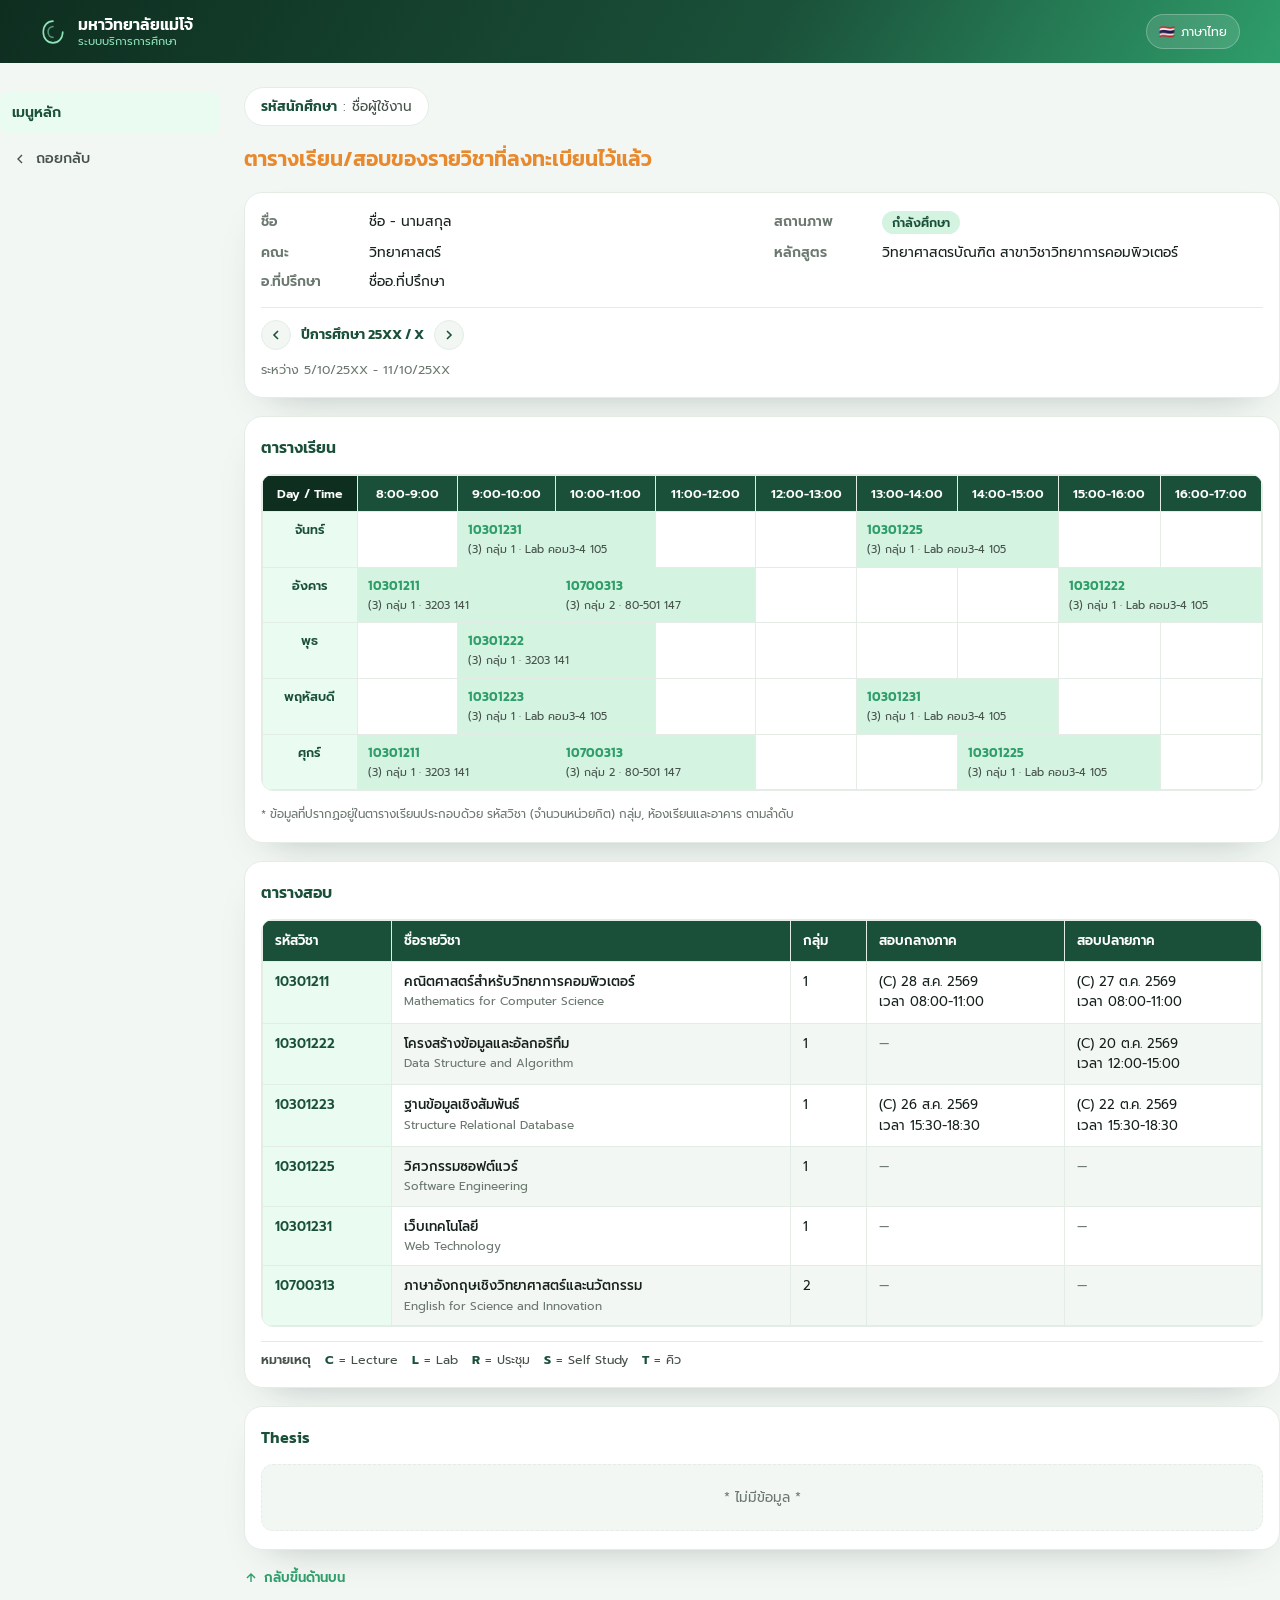
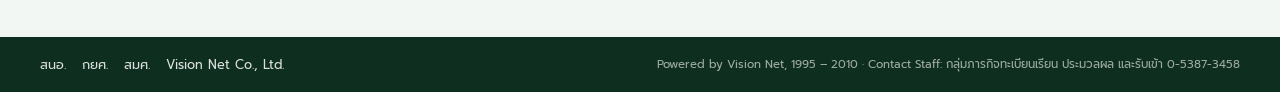
<file: schedule.html>
<!doctype html>
<html lang="th">
  <head>
    <meta charset="UTF-8" />
    <meta name="viewport" content="width=device-width, initial-scale=1.0" />
    <title>ตารางเรียน/สอบ | ระบบบริการการศึกษา มหาวิทยาลัยแม่โจ้</title>
    <link rel="preconnect" href="https://fonts.googleapis.com" />
    <link rel="preconnect" href="https://fonts.gstatic.com" crossorigin />
    <link
      href="https://fonts.googleapis.com/css2?family=Kanit:wght@500;600;700&family=Prompt:wght@400;500;600&display=swap"
      rel="stylesheet"
    />
    <link rel="stylesheet" href="/src/schedule.css" />
  </head>
  <body>
    <div class="app-shell">
      <header class="app-header">
        <div class="header-inner">
          <button
            class="menu-toggle"
            id="menuToggle"
            aria-expanded="false"
            aria-controls="sidebar"
          >
            <span class="sr-only">เปิดเมนู</span>
            <span></span><span></span><span></span>
          </button>

          <div class="brand-mark" aria-hidden="true">
            <svg viewBox="0 0 48 48" width="26" height="26">
              <path
                d="M24 4 C 14 4, 6 12, 6 24 C 6 36, 14 44, 24 44 C 34 44, 42 36, 42 24"
                fill="none"
                stroke="currentColor"
                stroke-width="3"
                stroke-linecap="round"
              />
              <path
                d="M24 14 C 19 14, 15 18, 15 24 C 15 30, 19 34, 24 34"
                fill="none"
                stroke="currentColor"
                stroke-width="3"
                stroke-linecap="round"
                opacity="0.55"
              />
            </svg>
          </div>
          <div class="header-titles">
            <span class="header-title">มหาวิทยาลัยแม่โจ้</span>
            <span class="header-subtitle">ระบบบริการการศึกษา</span>
          </div>

          <div class="header-spacer"></div>

          <button class="lang-switch" type="button">
            <span aria-hidden="true">🇹🇭</span> ภาษาไทย
          </button>
        </div>
      </header>

      <div class="app-body">
        <nav class="sidebar" id="sidebar" aria-label="เมนูหลัก">
          <ul class="sidebar-menu">
            <li><a href="#" class="sidebar-link is-active">เมนูหลัก</a></li>
            <li>
              <a href="#" class="sidebar-link">
                <svg
                  viewBox="0 0 24 24"
                  width="16"
                  height="16"
                  fill="none"
                  stroke="currentColor"
                  stroke-width="2"
                >
                  <path d="M15 18l-6-6 6-6" />
                </svg>
                ถอยกลับ
              </a>
            </li>
          </ul>
        </nav>

        <main class="app-main">
          <div class="student-chip">
            <span class="student-id">รหัสนักศึกษา</span>
            <span class="student-sep">:</span>
            <span class="student-name">ชื่อผู้ใช้งาน</span>
          </div>

          <section class="page-section" aria-labelledby="page-title">
            <h1 id="page-title" class="page-title">
              ตารางเรียน/สอบของรายวิชาที่ลงทะเบียนไว้แล้ว
            </h1>

            <article class="data-card">
              <dl class="profile-grid">
                <div class="profile-row">
                  <dt>ชื่อ</dt>
                  <dd>ชื่อ - นามสกุล</dd>
                </div>
                <div class="profile-row">
                  <dt>สถานภาพ</dt>
                  <dd><span class="status-tag">กำลังศึกษา</span></dd>
                </div>
                <div class="profile-row">
                  <dt>คณะ</dt>
                  <dd>วิทยาศาสตร์</dd>
                </div>
                <div class="profile-row">
                  <dt>หลักสูตร</dt>
                  <dd>วิทยาศาสตรบัณฑิต สาขาวิชาวิทยาการคอมพิวเตอร์</dd>
                </div>
                <div class="profile-row">
                  <dt>อ.ที่ปรึกษา</dt>
                  <dd>ชื่ออ.ที่ปรึกษา</dd>
                </div>
              </dl>

              <div class="term-switcher">
                <button
                  type="button"
                  class="term-arrow"
                  aria-label="ภาคการศึกษาก่อนหน้า"
                >
                  <svg
                    viewBox="0 0 24 24"
                    width="16"
                    height="16"
                    fill="none"
                    stroke="currentColor"
                    stroke-width="2.4"
                  >
                    <path d="M15 18l-6-6 6-6" />
                  </svg>
                </button>
                <span class="term-label">ปีการศึกษา 25XX / X</span>
                <button
                  type="button"
                  class="term-arrow"
                  aria-label="ภาคการศึกษาถัดไป"
                >
                  <svg
                    viewBox="0 0 24 24"
                    width="16"
                    height="16"
                    fill="none"
                    stroke="currentColor"
                    stroke-width="2.4"
                  >
                    <path d="M9 18l6-6-6-6" />
                  </svg>
                </button>
                <span class="term-range">ระหว่าง 5/10/25XX - 11/10/25XX</span>
              </div>
            </article>

            <article class="data-card">
              <h2 class="data-card-title">ตารางเรียน</h2>

              <div
                class="table-scroll"
                tabindex="0"
                role="region"
                aria-label="ตารางเรียน เลื่อนซ้ายขวาเพื่อดูเพิ่มเติม"
              >
                <table class="timetable">
                  <thead>
                    <tr>
                      <th scope="col" class="corner-cell">Day / Time</th>
                      <th scope="col">8:00-9:00</th>
                      <th scope="col">9:00-10:00</th>
                      <th scope="col">10:00-11:00</th>
                      <th scope="col">11:00-12:00</th>
                      <th scope="col">12:00-13:00</th>
                      <th scope="col">13:00-14:00</th>
                      <th scope="col">14:00-15:00</th>
                      <th scope="col">15:00-16:00</th>
                      <th scope="col">16:00-17:00</th>
                    </tr>
                  </thead>
                  <tbody>
                    <tr>
                      <th scope="row">จันทร์</th>
                      <td></td>
                      <td colspan="2" class="class-cell">
                        <a href="#" class="class-code">10301231</a>
                        <span class="class-meta"
                          >(3) กลุ่ม 1 · Lab คอม3-4 105</span
                        >
                      </td>
                      <td></td>
                      <td></td>
                      <td colspan="2" class="class-cell">
                        <a href="#" class="class-code">10301225</a>
                        <span class="class-meta"
                          >(3) กลุ่ม 1 · Lab คอม3-4 105</span
                        >
                      </td>
                      <td></td>
                      <td></td>
                    </tr>
                    <tr>
                      <th scope="row">อังคาร</th>
                      <td colspan="2" class="class-cell">
                        <a href="#" class="class-code">10301211</a>
                        <span class="class-meta">(3) กลุ่ม 1 · 3203 141</span>
                      </td>
                      <td colspan="2" class="class-cell">
                        <a href="#" class="class-code">10700313</a>
                        <span class="class-meta">(3) กลุ่ม 2 · 80-501 147</span>
                      </td>
                      <td></td>
                      <td></td>
                      <td></td>
                      <td colspan="2" class="class-cell">
                        <a href="#" class="class-code">10301222</a>
                        <span class="class-meta"
                          >(3) กลุ่ม 1 · Lab คอม3-4 105</span
                        >
                      </td>
                    </tr>
                    <tr>
                      <th scope="row">พุธ</th>
                      <td></td>
                      <td colspan="2" class="class-cell">
                        <a href="#" class="class-code">10301222</a>
                        <span class="class-meta">(3) กลุ่ม 1 · 3203 141</span>
                      </td>
                      <td></td>
                      <td></td>
                      <td></td>
                      <td></td>
                      <td></td>
                    </tr>
                    <tr>
                      <th scope="row">พฤหัสบดี</th>
                      <td></td>
                      <td colspan="2" class="class-cell">
                        <a href="#" class="class-code">10301223</a>
                        <span class="class-meta"
                          >(3) กลุ่ม 1 · Lab คอม3-4 105</span
                        >
                      </td>
                      <td></td>
                      <td></td>
                      <td colspan="2" class="class-cell">
                        <a href="#" class="class-code">10301231</a>
                        <span class="class-meta"
                          >(3) กลุ่ม 1 · Lab คอม3-4 105</span
                        >
                      </td>
                      <td></td>
                      <td></td>
                    </tr>
                    <tr>
                      <th scope="row">ศุกร์</th>
                      <td colspan="2" class="class-cell">
                        <a href="#" class="class-code">10301211</a>
                        <span class="class-meta">(3) กลุ่ม 1 · 3203 141</span>
                      </td>
                      <td colspan="2" class="class-cell">
                        <a href="#" class="class-code">10700313</a>
                        <span class="class-meta">(3) กลุ่ม 2 · 80-501 147</span>
                      </td>
                      <td></td>
                      <td></td>
                      <td colspan="2" class="class-cell">
                        <a href="#" class="class-code">10301225</a>
                        <span class="class-meta"
                          >(3) กลุ่ม 1 · Lab คอม3-4 105</span
                        >
                      </td>
                      <td></td>
                    </tr>
                  </tbody>
                </table>
              </div>
              <p class="scroll-hint">← เลื่อนซ้าย–ขวาเพื่อดูตารางเต็ม →</p>
              <p class="table-note">
                * ข้อมูลที่ปรากฏอยู่ในตารางเรียนประกอบด้วย รหัสวิชา
                (จำนวนหน่วยกิต) กลุ่ม, ห้องเรียนและอาคาร ตามลำดับ
              </p>
            </article>

            <article class="data-card">
              <h2 class="data-card-title">ตารางสอบ</h2>

              <div
                class="table-scroll"
                tabindex="0"
                role="region"
                aria-label="ตารางสอบ เลื่อนซ้ายขวาเพื่อดูเพิ่มเติม"
              >
                <table class="exam-table">
                  <thead>
                    <tr>
                      <th scope="col">รหัสวิชา</th>
                      <th scope="col">ชื่อรายวิชา</th>
                      <th scope="col">กลุ่ม</th>
                      <th scope="col">สอบกลางภาค</th>
                      <th scope="col">สอบปลายภาค</th>
                    </tr>
                  </thead>
                  <tbody>
                    <tr>
                      <th scope="row">10301211</th>
                      <td>
                        <span class="course-th"
                          >คณิตศาสตร์สำหรับวิทยาการคอมพิวเตอร์</span
                        >
                        <span class="course-en"
                          >Mathematics for Computer Science</span
                        >
                      </td>
                      <td>1</td>
                      <td>(C) 28 ส.ค. 2569<br />เวลา 08:00-11:00</td>
                      <td>(C) 27 ต.ค. 2569<br />เวลา 08:00-11:00</td>
                    </tr>
                    <tr>
                      <th scope="row">10301222</th>
                      <td>
                        <span class="course-th"
                          >โครงสร้างข้อมูลและอัลกอริทึม</span
                        >
                        <span class="course-en"
                          >Data Structure and Algorithm</span
                        >
                      </td>
                      <td>1</td>
                      <td class="muted">—</td>
                      <td>(C) 20 ต.ค. 2569<br />เวลา 12:00-15:00</td>
                    </tr>
                    <tr>
                      <th scope="row">10301223</th>
                      <td>
                        <span class="course-th">ฐานข้อมูลเชิงสัมพันธ์</span>
                        <span class="course-en"
                          >Structure Relational Database</span
                        >
                      </td>
                      <td>1</td>
                      <td>(C) 26 ส.ค. 2569<br />เวลา 15:30-18:30</td>
                      <td>(C) 22 ต.ค. 2569<br />เวลา 15:30-18:30</td>
                    </tr>
                    <tr>
                      <th scope="row">10301225</th>
                      <td>
                        <span class="course-th">วิศวกรรมซอฟต์แวร์</span>
                        <span class="course-en">Software Engineering</span>
                      </td>
                      <td>1</td>
                      <td class="muted">—</td>
                      <td class="muted">—</td>
                    </tr>
                    <tr>
                      <th scope="row">10301231</th>
                      <td>
                        <span class="course-th">เว็บเทคโนโลยี</span>
                        <span class="course-en">Web Technology</span>
                      </td>
                      <td>1</td>
                      <td class="muted">—</td>
                      <td class="muted">—</td>
                    </tr>
                    <tr>
                      <th scope="row">10700313</th>
                      <td>
                        <span class="course-th"
                          >ภาษาอังกฤษเชิงวิทยาศาสตร์และนวัตกรรม</span
                        >
                        <span class="course-en"
                          >English for Science and Innovation</span
                        >
                      </td>
                      <td>2</td>
                      <td class="muted">—</td>
                      <td class="muted">—</td>
                    </tr>
                  </tbody>
                </table>
              </div>
              <p class="scroll-hint">← เลื่อนซ้าย–ขวาเพื่อดูตารางเต็ม →</p>

              <div class="legend-row">
                <span class="legend-note-label">หมายเหตุ</span>
                <span class="legend-chip"><b>C</b> = Lecture</span>
                <span class="legend-chip"><b>L</b> = Lab</span>
                <span class="legend-chip"><b>R</b> = ประชุม</span>
                <span class="legend-chip"><b>S</b> = Self Study</span>
                <span class="legend-chip"><b>T</b> = คิว</span>
              </div>
            </article>

            <article class="data-card">
              <h2 class="data-card-title">Thesis</h2>
              <div class="empty-state">* ไม่มีข้อมูล *</div>
            </article>

            <a href="#page-title" class="to-top">
              <svg
                viewBox="0 0 24 24"
                width="14"
                height="14"
                fill="none"
                stroke="currentColor"
                stroke-width="2.4"
              >
                <path d="M12 19V5M5 12l7-7 7 7" />
              </svg>
              กลับขึ้นด้านบน
            </a>
          </section>
        </main>
      </div>

      <footer class="app-footer">
        <div class="footer-inner">
          <ul class="footer-links">
            <li><a href="#">สนอ.</a></li>
            <li><a href="#">กยศ.</a></li>
            <li><a href="#">สมศ.</a></li>
            <li><a href="#">Vision Net Co., Ltd.</a></li>
          </ul>
          <p class="footer-meta">
            Powered by Vision Net, 1995 – 2010 &middot; Contact Staff:
            กลุ่มภารกิจทะเบียนเรียน ประมวลผล และรับเข้า 0-5387-3458
          </p>
        </div>
      </footer>
    </div>

    <script>
      const menuToggle = document.getElementById("menuToggle");
      const sidebar = document.getElementById("sidebar");
      menuToggle.addEventListener("click", () => {
        const isOpen = sidebar.classList.toggle("is-open");
        menuToggle.setAttribute("aria-expanded", String(isOpen));
      });
    </script>
  </body>
</html>
</file>
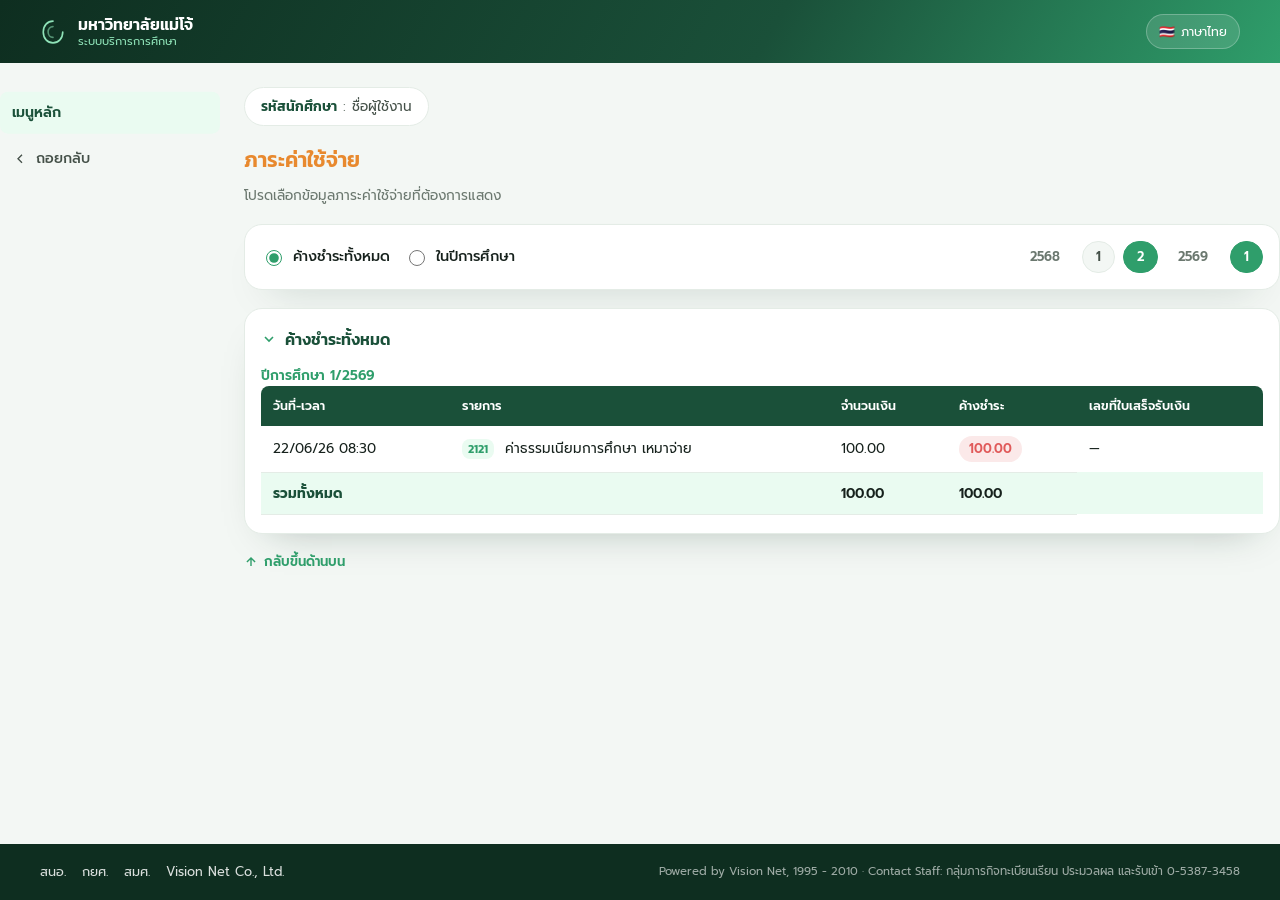
<file: dashboard/Dashboard.html>
<!doctype html>
<html lang="th">
  <head>
    <meta charset="UTF-8" />
    <meta name="viewport" content="width=device-width, initial-scale=1.0" />
    <title>ภาระค่าใช้จ่าย | ระบบบริการการศึกษา มหาวิทยาลัยแม่โจ้</title>
    <link rel="preconnect" href="https://fonts.googleapis.com" />
    <link rel="preconnect" href="https://fonts.gstatic.com" crossorigin />
    <link
      href="https://fonts.googleapis.com/css2?family=Kanit:wght@500;600;700&family=Prompt:wght@400;500;600&display=swap"
      rel="stylesheet"
    />
    <link rel="stylesheet" href="Dashboard.css" />
  </head>
  <body>
    <div class="app-shell">
      <header class="app-header">
        <div class="header-inner">
          <button
            class="menu-toggle"
            id="menuToggle"
            aria-expanded="false"
            aria-controls="sidebar"
          >
            <span class="sr-only">เปิดเมนู</span>
            <span></span><span></span><span></span>
          </button>

          <div class="brand-mark" aria-hidden="true">
            <svg viewBox="0 0 48 48" width="26" height="26">
              <path
                d="M24 4 C 14 4, 6 12, 6 24 C 6 36, 14 44, 24 44 C 34 44, 42 36, 42 24"
                fill="none"
                stroke="currentColor"
                stroke-width="3"
                stroke-linecap="round"
              />
              <path
                d="M24 14 C 19 14, 15 18, 15 24 C 15 30, 19 34, 24 34"
                fill="none"
                stroke="currentColor"
                stroke-width="3"
                stroke-linecap="round"
                opacity="0.55"
              />
            </svg>
          </div>
          <div class="header-titles">
            <span class="header-title">มหาวิทยาลัยแม่โจ้</span>
            <span class="header-subtitle">ระบบบริการการศึกษา</span>
          </div>

          <div class="header-spacer"></div>

          <button class="lang-switch" type="button">
            <span aria-hidden="true">🇹🇭</span> ภาษาไทย
          </button>
        </div>
      </header>

      <div class="app-body">
        <nav class="sidebar" id="sidebar" aria-label="เมนูหลัก">
          <ul class="sidebar-menu">
            <li><a href="#" class="sidebar-link is-active">เมนูหลัก</a></li>
            <li>
              <a href="#" class="sidebar-link">
                <svg
                  viewBox="0 0 24 24"
                  width="16"
                  height="16"
                  fill="none"
                  stroke="currentColor"
                  stroke-width="2"
                >
                  <path d="M15 18l-6-6 6-6" />
                </svg>
                ถอยกลับ
              </a>
            </li>
          </ul>
        </nav>

        <main class="app-main">
          <div class="student-chip">
            <span class="student-id">รหัสนักศึกษา</span>
            <span class="student-sep">:</span>
            <span class="student-name">ชื่อผู้ใช้งาน</span>
          </div>

          <section class="page-section" aria-labelledby="page-title">
            <h1 id="page-title" class="page-title">ภาระค่าใช้จ่าย</h1>
            <p class="page-hint">โปรดเลือกข้อมูลภาระค่าใช้จ่ายที่ต้องการแสดง</p>

            <div class="filter-card">
              <label class="filter-option">
                <input type="radio" name="scope" checked />
                <span>ค้างชำระทั้งหมด</span>
              </label>
              <label class="filter-option">
                <input type="radio" name="scope" />
                <span>ในปีการศึกษา</span>
              </label>

              <div class="year-pills">
                <div class="year-pill-group">
                  <span class="year-pill-year">2568</span>
                  <a href="#" class="year-pill">1</a>
                  <a href="#" class="year-pill is-active">2</a>
                </div>
                <div class="year-pill-group">
                  <span class="year-pill-year">2569</span>
                  <a href="#" class="year-pill is-active">1</a>
                </div>
              </div>
            </div>

            <article class="data-card">
              <button
                class="data-card-toggle"
                type="button"
                aria-expanded="true"
                aria-controls="duesBody"
              >
                <svg
                  class="chevron"
                  viewBox="0 0 24 24"
                  width="16"
                  height="16"
                  fill="none"
                  stroke="currentColor"
                  stroke-width="2.4"
                >
                  <path d="M6 9l6 6 6-6" />
                </svg>
                ค้างชำระทั้งหมด
              </button>

              <div id="duesBody">
                <h3 class="term-heading">ปีการศึกษา 1/2569</h3>

                <div class="table-wrap">
                  <table class="data-table">
                    <thead>
                      <tr>
                        <th scope="col">วันที่-เวลา</th>
                        <th scope="col">รายการ</th>
                        <th scope="col" class="align-end">จำนวนเงิน</th>
                        <th scope="col" class="align-end">ค้างชำระ</th>
                        <th scope="col">เลขที่ใบเสร็จรับเงิน</th>
                      </tr>
                    </thead>
                    <tbody>
                      <tr>
                        <td data-label="วันที่-เวลา">22/06/26 08:30</td>
                        <td data-label="รายการ">
                          <span class="item-code">2121</span>
                          ค่าธรรมเนียมการศึกษา เหมาจ่าย
                        </td>
                        <td data-label="จำนวนเงิน" class="align-end num">100.00</td>
                        <td data-label="ค้างชำระ" class="align-end num">
                          <span class="amount-badge amount-badge--due">100.00</span>
                        </td>
                        <td data-label="เลขที่ใบเสร็จรับเงิน">—</td>
                      </tr>
                    </tbody>
                    <tfoot>
                      <tr class="total-row">
                        <td class="total-label" colspan="2">รวมทั้งหมด</td>
                        <td data-label="จำนวนเงิน" class="align-end num">100.00</td>
                        <td data-label="ค้างชำระ" class="align-end num">100.00</td>
                        <td></td>
                      </tr>
                    </tfoot>
                  </table>
                </div>
              </div>
            </article>

            <a href="#page-title" class="to-top">
              <svg
                viewBox="0 0 24 24"
                width="14"
                height="14"
                fill="none"
                stroke="currentColor"
                stroke-width="2.4"
              >
                <path d="M12 19V5M5 12l7-7 7 7" />
              </svg>
              กลับขึ้นด้านบน
            </a>
          </section>
        </main>
      </div>

      <footer class="app-footer">
        <div class="footer-inner">
          <ul class="footer-links">
            <li><a href="#">สนอ.</a></li>
            <li><a href="#">กยศ.</a></li>
            <li><a href="#">สมศ.</a></li>
            <li><a href="#">Vision Net Co., Ltd.</a></li>
          </ul>
          <p class="footer-meta">
            Powered by Vision Net, 1995 - 2010 &middot; Contact Staff:
            กลุ่มภารกิจทะเบียนเรียน ประมวลผล และรับเข้า 0-5387-3458
          </p>
        </div>
      </footer>
    </div>

    <script>
      const menuToggle = document.getElementById("menuToggle");
      const sidebar = document.getElementById("sidebar");
      menuToggle.addEventListener("click", () => {
        const isOpen = sidebar.classList.toggle("is-open");
        menuToggle.setAttribute("aria-expanded", String(isOpen));
      });

      const cardToggle = document.querySelector(".data-card-toggle");
      const duesBody = document.getElementById("duesBody");
      cardToggle.addEventListener("click", () => {
        const expanded = cardToggle.getAttribute("aria-expanded") === "true";
        cardToggle.setAttribute("aria-expanded", String(!expanded));
        duesBody.style.display = expanded ? "none" : "";
        cardToggle.classList.toggle("is-collapsed", expanded);
      });
    </script>
  </body>
</html>
</file>
<file: styles.css>
:root {
  --forest-900: #0e2e20;
  --forest-700: #1a5039;
  --forest-600: #216548;
  --green-500: #2f9e6b;
  --green-400: #3fb37e;
  --mint-300: #8fe3b8;
  --mint-200: #bdf0d4;
  --ink-900: #16211c;
  --ink-500: #5c6e64;
  --line: #e1ece5;
  --glass: rgba(255, 255, 255, 0.9);

  --font-display: "Kanit", "Prompt", system-ui, sans-serif;
  --font-body: "Prompt", system-ui, sans-serif;

  --radius-lg: 22px;
  --radius-md: 14px;
  --radius-pill: 999px;
  --shadow-card: 0 32px 60px -28px rgba(14, 46, 32, 0.45);
}

*,
*::before,
*::after {
  box-sizing: border-box;
}
html,
body {
  max-width: 100%;
}
body {
  margin: 0;
  min-height: 100vh;
  overflow-x: hidden;
  background: var(--forest-900);
  color: var(--ink-900);
  font-family: var(--font-body);
  line-height: 1.55;
  position: relative;
}
img,
svg {
  max-width: 100%;
  display: block;
}
a {
  color: inherit;
  text-decoration: none;
}
button {
  font: inherit;
}
ul {
  list-style: none;
  margin: 0;
  padding: 0;
}
h1,
p {
  margin: 0;
}
input {
  font: inherit;
  width: 100%;
  min-width: 0;
  background: none;
  border: none;
}
input:focus {
  outline: none;
}

.sr-only {
  position: absolute;
  width: 1px;
  height: 1px;
  overflow: hidden;
  clip: rect(0 0 0 0);
  white-space: nowrap;
}

.ambient-bg {
  position: fixed;
  inset: 0;
  z-index: 0;
  overflow: hidden;
  background: linear-gradient(160deg, #163d2a 0%, #1f5c3f 45%, #4a8f6a 100%);
}
.blob {
  position: absolute;
  border-radius: 50%;
  filter: blur(60px);
  opacity: 0.55;
  animation: drift 22s ease-in-out infinite;
}
.blob-a {
  width: 480px;
  height: 480px;
  background: radial-gradient(
    circle at 30% 30%,
    var(--mint-300),
    transparent 70%
  );
  top: -140px;
  left: -120px;
  animation-delay: 0s;
}
.blob-b {
  width: 420px;
  height: 420px;
  background: radial-gradient(
    circle at 60% 40%,
    var(--green-400),
    transparent 70%
  );
  bottom: -160px;
  right: -100px;
  animation-delay: -7s;
}
.blob-c {
  width: 340px;
  height: 340px;
  background: radial-gradient(
    circle at 50% 50%,
    var(--mint-200),
    transparent 70%
  );
  top: 40%;
  left: 60%;
  animation-delay: -14s;
  opacity: 0.35;
}
@keyframes drift {
  0%,
  100% {
    transform: translate(0, 0) scale(1);
  }
  50% {
    transform: translate(30px, -24px) scale(1.08);
  }
}
.grain {
  position: absolute;
  inset: 0;
  background-image: radial-gradient(
    rgba(255, 255, 255, 0.05) 1px,
    transparent 1px
  );
  background-size: 3px 3px;
  mix-blend-mode: overlay;
}
@media (prefers-reduced-motion: reduce) {
  .blob {
    animation: none;
  }
}

.page-main {
  position: relative;
  z-index: 1;
  min-height: 100vh;
  display: flex;
  flex-direction: column;
  align-items: center;
  justify-content: center;
  gap: 28px;
  padding: 48px 18px 32px;
}

.login-panel {
  width: 100%;
  max-width: 440px;
  background: var(--glass);
  backdrop-filter: blur(18px);
  -webkit-backdrop-filter: blur(18px);
  border: 1px solid rgba(255, 255, 255, 0.6);
  border-radius: var(--radius-lg);
  box-shadow: var(--shadow-card);
  padding: 32px 22px 30px;
  display: flex;
  flex-direction: column;
  gap: 22px;
}

.brand-header {
  display: flex;
  flex-direction: column;
  align-items: center;
  gap: 6px;
  text-align: center;
}
.brand-mark {
  color: var(--green-500);
  margin-bottom: 4px;
}
.brand-title {
  font-family: var(--font-display);
  font-weight: 700;
  font-size: 1.9rem;
  letter-spacing: 0.02em;
  color: var(--forest-900);
}
.brand-subtitle {
  font-size: 0.86rem;
  color: var(--ink-500);
}

.auth-options {
  display: flex;
  flex-direction: column;
  gap: 10px;
}
.auth-option {
  width: 100%;
  display: flex;
  align-items: center;
  gap: 12px;
  padding: 12px 14px;
  border: 1px solid var(--line);
  border-radius: var(--radius-md);
  background: #ffffff;
  cursor: pointer;
  text-align: left;
  transition:
    border-color 0.15s ease,
    transform 0.15s ease,
    box-shadow 0.15s ease;
  min-width: 0;
}
.auth-option:hover {
  border-color: var(--green-400);
  transform: translateY(-1px);
  box-shadow: 0 10px 20px -14px rgba(31, 92, 63, 0.5);
}
.auth-option:focus-visible {
  outline: 2px solid var(--green-500);
  outline-offset: 2px;
}

.auth-icon {
  flex-shrink: 0;
  width: 34px;
  height: 34px;
  border-radius: 9px;
  display: flex;
  align-items: center;
  justify-content: center;
  font-size: 0.6rem;
  font-weight: 700;
  font-family: var(--font-display);
}
.auth-icon--ms {
  display: grid;
  grid-template-columns: 1fr 1fr;
  gap: 2px;
  padding: 5px;
}
.auth-icon--ms span:nth-child(1) {
  background: #f35325;
}
.auth-icon--ms span:nth-child(2) {
  background: #81bc06;
}
.auth-icon--ms span:nth-child(3) {
  background: #05a6f0;
}
.auth-icon--ms span:nth-child(4) {
  background: #ffba08;
}
.auth-icon--thaid {
  background: #0b1f4d;
  color: #ffffff;
  font-size: 0.55rem;
  letter-spacing: 0.01em;
}
.auth-icon--mju {
  background: var(--mint-200);
  color: var(--forest-700);
  font-size: 0.62rem;
}

.auth-copy {
  display: flex;
  flex-direction: column;
  gap: 2px;
  min-width: 0;
  flex: 1;
}
.auth-name {
  font-size: 0.88rem;
  font-weight: 600;
  color: var(--ink-900);
}
.auth-desc {
  font-size: 0.74rem;
  color: var(--ink-500);
  overflow-wrap: break-word;
}
.auth-badge {
  flex-shrink: 0;
  font-size: 0.68rem;
  font-weight: 600;
  color: var(--green-500);
  background: var(--mint-200);
  padding: 3px 9px;
  border-radius: var(--radius-pill);
}

/* --- Divider --- */
.divider {
  display: flex;
  align-items: center;
  gap: 10px;
  color: var(--ink-500);
  font-size: 0.75rem;
}
.divider::before,
.divider::after {
  content: "";
  flex: 1;
  height: 1px;
  background: var(--line);
}

.credentials-form {
  display: flex;
  flex-direction: column;
  gap: 12px;
}
.field {
  display: flex;
  align-items: center;
  gap: 10px;
  border: 1px solid var(--line);
  border-radius: var(--radius-md);
  padding: 11px 14px;
  background: #fafdfb;
  min-width: 0;
}
.field:focus-within {
  border-color: var(--green-500);
  box-shadow: 0 0 0 3px rgba(47, 158, 107, 0.15);
}
.field-icon {
  flex-shrink: 0;
  color: var(--ink-500);
  display: flex;
}
.field input {
  min-width: 0;
  color: var(--ink-900);
}
.field input::placeholder {
  color: #9aa8a0;
}
.field-suffix {
  flex-shrink: 0;
  font-size: 0.78rem;
  color: var(--ink-500);
  border-left: 1px solid var(--line);
  padding-left: 10px;
  white-space: nowrap;
}

.btn-primary {
  margin-top: 4px;
  padding: 13px 18px;
  border: none;
  border-radius: var(--radius-pill);
  background: linear-gradient(135deg, var(--green-500), var(--forest-700));
  color: #ffffff;
  font-weight: 600;
  font-size: 0.98rem;
  cursor: pointer;
  box-shadow: 0 14px 26px -14px rgba(31, 92, 63, 0.6);
  transition:
    transform 0.15s ease,
    box-shadow 0.15s ease;
}
.btn-primary:hover {
  transform: translateY(-1px);
  box-shadow: 0 18px 30px -14px rgba(31, 92, 63, 0.7);
}

.site-footer {
  position: relative;
  z-index: 1;
  display: flex;
  flex-direction: column;
  align-items: center;
  gap: 6px;
  text-align: center;
  color: rgba(255, 255, 255, 0.92);
  font-size: 0.82rem;
  padding-bottom: 12px;
}
.footer-links a,
.footer-contact a {
  color: rgba(255, 255, 255, 0.92);
  font-weight: 500;
}
.footer-links a:hover,
.footer-contact a:hover {
  color: var(--mint-200);
}
.footer-sep {
  margin: 0 8px;
  opacity: 0.6;
}
.footer-copy {
  color: rgba(255, 255, 255, 0.72);
  font-size: 0.78rem;
}

@media (min-width: 768px) {
  .page-main {
    padding: 64px 24px 40px;
    gap: 34px;
  }
  .login-panel {
    max-width: 480px;
    padding: 40px 36px 36px;
    gap: 26px;
  }
  .brand-title {
    font-size: 2.1rem;
  }
  .auth-option {
    padding: 14px 16px;
  }
  .site-footer {
    font-size: 0.86rem;
  }
}

@media (min-width: 1200px) {
  .page-main {
    padding: 80px 24px 48px;
  }
  .login-panel {
    max-width: 500px;
    padding: 44px 40px 40px;
  }
  .blob-a {
    width: 600px;
    height: 600px;
  }
  .blob-b {
    width: 520px;
    height: 520px;
  }
}
</file>
<file: login/styles.css>
:root {
  --forest-900: #0e2e20;
  --forest-700: #1a5039;
  --forest-600: #216548;
  --green-500: #2f9e6b;
  --green-400: #3fb37e;
  --mint-300: #8fe3b8;
  --mint-200: #bdf0d4;
  --ink-900: #16211c;
  --ink-500: #5c6e64;
  --line: #e1ece5;
  --glass: rgba(255, 255, 255, 0.9);

  --font-display: "Kanit", "Prompt", system-ui, sans-serif;
  --font-body: "Prompt", system-ui, sans-serif;

  --radius-lg: 22px;
  --radius-md: 14px;
  --radius-pill: 999px;
  --shadow-card: 0 32px 60px -28px rgba(14, 46, 32, 0.45);
}

*,
*::before,
*::after {
  box-sizing: border-box;
}
html,
body {
  max-width: 100%;
}
body {
  margin: 0;
  min-height: 100vh;
  overflow-x: hidden;
  background: var(--forest-900);
  color: var(--ink-900);
  font-family: var(--font-body);
  line-height: 1.55;
  position: relative;
}
img,
svg {
  max-width: 100%;
  display: block;
}
a {
  color: inherit;
  text-decoration: none;
}
button {
  font: inherit;
}
ul {
  list-style: none;
  margin: 0;
  padding: 0;
}
h1,
p {
  margin: 0;
}
input {
  font: inherit;
  width: 100%;
  min-width: 0;
  background: none;
  border: none;
}
input:focus {
  outline: none;
}

.sr-only {
  position: absolute;
  width: 1px;
  height: 1px;
  overflow: hidden;
  clip: rect(0 0 0 0);
  white-space: nowrap;
}

.ambient-bg {
  position: fixed;
  inset: 0;
  z-index: 0;
  overflow: hidden;
  background: linear-gradient(160deg, #163d2a 0%, #1f5c3f 45%, #4a8f6a 100%);
}
.blob {
  position: absolute;
  border-radius: 50%;
  filter: blur(60px);
  opacity: 0.55;
  animation: drift 22s ease-in-out infinite;
}
.blob-a {
  width: 480px;
  height: 480px;
  background: radial-gradient(
    circle at 30% 30%,
    var(--mint-300),
    transparent 70%
  );
  top: -140px;
  left: -120px;
  animation-delay: 0s;
}
.blob-b {
  width: 420px;
  height: 420px;
  background: radial-gradient(
    circle at 60% 40%,
    var(--green-400),
    transparent 70%
  );
  bottom: -160px;
  right: -100px;
  animation-delay: -7s;
}
.blob-c {
  width: 340px;
  height: 340px;
  background: radial-gradient(
    circle at 50% 50%,
    var(--mint-200),
    transparent 70%
  );
  top: 40%;
  left: 60%;
  animation-delay: -14s;
  opacity: 0.35;
}
@keyframes drift {
  0%,
  100% {
    transform: translate(0, 0) scale(1);
  }
  50% {
    transform: translate(30px, -24px) scale(1.08);
  }
}
.grain {
  position: absolute;
  inset: 0;
  background-image: radial-gradient(
    rgba(255, 255, 255, 0.05) 1px,
    transparent 1px
  );
  background-size: 3px 3px;
  mix-blend-mode: overlay;
}
@media (prefers-reduced-motion: reduce) {
  .blob {
    animation: none;
  }
}

.page-main {
  position: relative;
  z-index: 1;
  min-height: 100vh;
  display: flex;
  flex-direction: column;
  align-items: center;
  justify-content: center;
  gap: 28px;
  padding: 48px 18px 32px;
}

.login-panel {
  width: 100%;
  max-width: 440px;
  background: var(--glass);
  backdrop-filter: blur(18px);
  -webkit-backdrop-filter: blur(18px);
  border: 1px solid rgba(255, 255, 255, 0.6);
  border-radius: var(--radius-lg);
  box-shadow: var(--shadow-card);
  padding: 32px 22px 30px;
  display: flex;
  flex-direction: column;
  gap: 22px;
}

.brand-header {
  display: flex;
  flex-direction: column;
  align-items: center;
  gap: 6px;
  text-align: center;
}
.brand-mark {
  color: var(--green-500);
  margin-bottom: 4px;
}
.brand-title {
  font-family: var(--font-display);
  font-weight: 700;
  font-size: 1.9rem;
  letter-spacing: 0.02em;
  color: var(--forest-900);
}
.brand-subtitle {
  font-size: 0.86rem;
  color: var(--ink-500);
}

.auth-options {
  display: flex;
  flex-direction: column;
  gap: 10px;
}
.auth-option {
  width: 100%;
  display: flex;
  align-items: center;
  gap: 12px;
  padding: 12px 14px;
  border: 1px solid var(--line);
  border-radius: var(--radius-md);
  background: #ffffff;
  cursor: pointer;
  text-align: left;
  transition:
    border-color 0.15s ease,
    transform 0.15s ease,
    box-shadow 0.15s ease;
  min-width: 0;
}
.auth-option:hover {
  border-color: var(--green-400);
  transform: translateY(-1px);
  box-shadow: 0 10px 20px -14px rgba(31, 92, 63, 0.5);
}
.auth-option:focus-visible {
  outline: 2px solid var(--green-500);
  outline-offset: 2px;
}

.auth-icon {
  flex-shrink: 0;
  width: 34px;
  height: 34px;
  border-radius: 9px;
  display: flex;
  align-items: center;
  justify-content: center;
  font-size: 0.6rem;
  font-weight: 700;
  font-family: var(--font-display);
}
.auth-icon--ms {
  display: grid;
  grid-template-columns: 1fr 1fr;
  gap: 2px;
  padding: 5px;
}
.auth-icon--ms span:nth-child(1) {
  background: #f35325;
}
.auth-icon--ms span:nth-child(2) {
  background: #81bc06;
}
.auth-icon--ms span:nth-child(3) {
  background: #05a6f0;
}
.auth-icon--ms span:nth-child(4) {
  background: #ffba08;
}
.auth-icon--thaid {
  background: #0b1f4d;
  color: #ffffff;
  font-size: 0.55rem;
  letter-spacing: 0.01em;
}
.auth-icon--mju {
  background: var(--mint-200);
  color: var(--forest-700);
  font-size: 0.62rem;
}

.auth-copy {
  display: flex;
  flex-direction: column;
  gap: 2px;
  min-width: 0;
  flex: 1;
}
.auth-name {
  font-size: 0.88rem;
  font-weight: 600;
  color: var(--ink-900);
}
.auth-desc {
  font-size: 0.74rem;
  color: var(--ink-500);
  overflow-wrap: break-word;
}
.auth-badge {
  flex-shrink: 0;
  font-size: 0.68rem;
  font-weight: 600;
  color: var(--green-500);
  background: var(--mint-200);
  padding: 3px 9px;
  border-radius: var(--radius-pill);
}

/* --- Divider --- */
.divider {
  display: flex;
  align-items: center;
  gap: 10px;
  color: var(--ink-500);
  font-size: 0.75rem;
}
.divider::before,
.divider::after {
  content: "";
  flex: 1;
  height: 1px;
  background: var(--line);
}

.credentials-form {
  display: flex;
  flex-direction: column;
  gap: 12px;
}
.field {
  display: flex;
  align-items: center;
  gap: 10px;
  border: 1px solid var(--line);
  border-radius: var(--radius-md);
  padding: 11px 14px;
  background: #fafdfb;
  min-width: 0;
}
.field:focus-within {
  border-color: var(--green-500);
  box-shadow: 0 0 0 3px rgba(47, 158, 107, 0.15);
}
.field-icon {
  flex-shrink: 0;
  color: var(--ink-500);
  display: flex;
}
.field input {
  min-width: 0;
  color: var(--ink-900);
}
.field input::placeholder {
  color: #9aa8a0;
}
.field-suffix {
  flex-shrink: 0;
  font-size: 0.78rem;
  color: var(--ink-500);
  border-left: 1px solid var(--line);
  padding-left: 10px;
  white-space: nowrap;
}

.btn-primary {
  margin-top: 4px;
  padding: 13px 18px;
  border: none;
  border-radius: var(--radius-pill);
  background: linear-gradient(135deg, var(--green-500), var(--forest-700));
  color: #ffffff;
  font-weight: 600;
  font-size: 0.98rem;
  cursor: pointer;
  box-shadow: 0 14px 26px -14px rgba(31, 92, 63, 0.6);
  transition:
    transform 0.15s ease,
    box-shadow 0.15s ease;
}
.btn-primary:hover {
  transform: translateY(-1px);
  box-shadow: 0 18px 30px -14px rgba(31, 92, 63, 0.7);
}

.site-footer {
  position: relative;
  z-index: 1;
  display: flex;
  flex-direction: column;
  align-items: center;
  gap: 6px;
  text-align: center;
  color: rgba(255, 255, 255, 0.92);
  font-size: 0.82rem;
  padding-bottom: 12px;
}
.footer-links a,
.footer-contact a {
  color: rgba(255, 255, 255, 0.92);
  font-weight: 500;
}
.footer-links a:hover,
.footer-contact a:hover {
  color: var(--mint-200);
}
.footer-sep {
  margin: 0 8px;
  opacity: 0.6;
}
.footer-copy {
  color: rgba(255, 255, 255, 0.72);
  font-size: 0.78rem;
}

@media (min-width: 768px) {
  .page-main {
    padding: 64px 24px 40px;
    gap: 34px;
  }
  .login-panel {
    max-width: 480px;
    padding: 40px 36px 36px;
    gap: 26px;
  }
  .brand-title {
    font-size: 2.1rem;
  }
  .auth-option {
    padding: 14px 16px;
  }
  .site-footer {
    font-size: 0.86rem;
  }
}

@media (min-width: 1200px) {
  .page-main {
    padding: 80px 24px 48px;
  }
  .login-panel {
    max-width: 500px;
    padding: 44px 40px 40px;
  }
  .blob-a {
    width: 600px;
    height: 600px;
  }
  .blob-b {
    width: 520px;
    height: 520px;
  }
}
</file>
<file: schedule/schedule.css>
:root {
  --forest-900: #0e2e20;
  --forest-700: #1a5039;
  --forest-600: #216548;
  --green-500: #2f9e6b;
  --green-400: #3fb37e;
  --mint-300: #8fe3b8;
  --mint-100: #eafbf1;
  --mint-200: #d4f3e1;
  --amber-500: #e8892e;
  --amber-100: #fdf0e0;
  --ink-900: #16211c;
  --ink-600: #445048;
  --ink-500: #6b786f;
  --line: #e4ece6;
  --surface: #ffffff;
  --canvas: #f3f7f4;

  --font-display: "Kanit", "Prompt", system-ui, sans-serif;
  --font-body: "Prompt", system-ui, sans-serif;

  --radius-lg: 18px;
  --radius-md: 12px;
  --radius-sm: 8px;
  --radius-pill: 999px;
  --shadow-card: 0 18px 40px -26px rgba(14, 46, 32, 0.35);
}

*,
*::before,
*::after {
  box-sizing: border-box;
}
html,
body {
  max-width: 100%;
}
body {
  margin: 0;
  overflow-x: hidden;
  background: var(--canvas);
  color: var(--ink-900);
  font-family: var(--font-body);
  line-height: 1.55;
}
img,
svg {
  max-width: 100%;
  display: block;
}
a {
  color: inherit;
  text-decoration: none;
}
button {
  font: inherit;
}
ul,
dl {
  list-style: none;
  margin: 0;
  padding: 0;
}
h1,
h2,
p {
  margin: 0;
}
table {
  border-collapse: collapse;
}

.sr-only {
  position: absolute;
  width: 1px;
  height: 1px;
  overflow: hidden;
  clip: rect(0 0 0 0);
  white-space: nowrap;
}

.app-shell {
  display: flex;
  flex-direction: column;
  min-height: 100vh;
}

.app-header {
  background: linear-gradient(
    120deg,
    var(--forest-900),
    var(--forest-700) 60%,
    var(--green-500)
  );
  color: #ffffff;
  position: sticky;
  top: 0;
  z-index: 30;
}
.header-inner {
  display: flex;
  align-items: center;
  gap: 12px;
  padding: 12px 16px;
}
.menu-toggle {
  background: rgba(255, 255, 255, 0.12);
  border: 1px solid rgba(255, 255, 255, 0.25);
  border-radius: var(--radius-sm);
  width: 38px;
  height: 34px;
  display: flex;
  flex-direction: column;
  align-items: center;
  justify-content: center;
  gap: 4px;
  cursor: pointer;
  flex-shrink: 0;
}
.menu-toggle span {
  width: 16px;
  height: 2px;
  background: #fff;
  border-radius: 2px;
}
.brand-mark {
  color: var(--mint-300);
  flex-shrink: 0;
}
.header-titles {
  display: flex;
  flex-direction: column;
  line-height: 1.2;
  min-width: 0;
}
.header-title {
  font-family: var(--font-display);
  font-weight: 600;
  font-size: 0.92rem;
  white-space: nowrap;
  overflow: hidden;
  text-overflow: ellipsis;
}
.header-subtitle {
  font-size: 0.7rem;
  color: var(--mint-300);
  white-space: nowrap;
}
.header-spacer {
  flex: 1;
}
.lang-switch {
  background: rgba(255, 255, 255, 0.12);
  border: 1px solid rgba(255, 255, 255, 0.25);
  border-radius: var(--radius-pill);
  color: #fff;
  padding: 7px 12px;
  font-size: 0.78rem;
  display: flex;
  align-items: center;
  gap: 6px;
  cursor: pointer;
  flex-shrink: 0;
  white-space: nowrap;
}

.app-body {
  flex: 1;
  display: flex;
  flex-direction: column;
  width: 100%;
  max-width: 1320px;
  margin-inline: auto;
}

.sidebar {
  background: var(--surface);
  border-bottom: 1px solid var(--line);
  max-height: 0;
  overflow: hidden;
  transition: max-height 0.2s ease;
}
.sidebar.is-open {
  max-height: 200px;
}
.sidebar-menu {
  display: flex;
  flex-direction: column;
  padding: 8px 16px 14px;
  gap: 4px;
}
.sidebar-link {
  display: flex;
  align-items: center;
  gap: 8px;
  padding: 10px 12px;
  border-radius: var(--radius-sm);
  font-size: 0.88rem;
  font-weight: 500;
  color: var(--ink-600);
}
.sidebar-link.is-active {
  background: var(--mint-100);
  color: var(--forest-700);
  font-weight: 600;
}

.app-main {
  flex: 1;
  min-width: 0;
  padding: 18px 16px 40px;
}

.student-chip {
  display: inline-flex;
  align-items: center;
  gap: 6px;
  background: var(--surface);
  border: 1px solid var(--line);
  border-radius: var(--radius-pill);
  padding: 8px 16px;
  font-size: 0.85rem;
  margin-bottom: 18px;
  box-shadow: var(--shadow-card);
  max-width: 100%;
  overflow: hidden;
}
.student-id {
  font-family: var(--font-display);
  font-weight: 600;
  color: var(--forest-700);
  flex-shrink: 0;
}
.student-sep {
  color: var(--ink-500);
  flex-shrink: 0;
}
.student-name {
  color: var(--ink-600);
  overflow: hidden;
  text-overflow: ellipsis;
  white-space: nowrap;
}

.page-section {
  display: flex;
  flex-direction: column;
  gap: 18px;
}
.page-title {
  font-family: var(--font-display);
  font-weight: 600;
  font-size: 1.12rem;
  color: var(--amber-500);
  line-height: 1.4;
}

.data-card {
  background: var(--surface);
  border: 1px solid var(--line);
  border-radius: var(--radius-lg);
  padding: 18px 16px;
  box-shadow: var(--shadow-card);
  display: flex;
  flex-direction: column;
  gap: 14px;
}
.data-card-title {
  font-family: var(--font-display);
  font-weight: 600;
  font-size: 1rem;
  color: var(--forest-700);
}

.profile-grid {
  display: flex;
  flex-direction: column;
  gap: 8px;
}
.profile-row {
  display: flex;
  gap: 12px;
  font-size: 0.86rem;
  padding-bottom: 8px;
  border-bottom: 1px dashed var(--line);
}
.profile-row:last-child {
  border-bottom: none;
  padding-bottom: 0;
}
.profile-row dt {
  flex: 0 0 96px;
  color: var(--ink-500);
  font-weight: 600;
}
.profile-row dd {
  margin: 0;
  color: var(--ink-900);
}
.status-tag {
  display: inline-block;
  padding: 2px 10px;
  border-radius: var(--radius-pill);
  background: var(--mint-200);
  color: var(--forest-700);
  font-size: 0.78rem;
  font-weight: 600;
}

.term-switcher {
  display: flex;
  align-items: center;
  flex-wrap: wrap;
  gap: 10px;
  padding-top: 12px;
  border-top: 1px solid var(--line);
}
.term-arrow {
  width: 30px;
  height: 30px;
  border-radius: 50%;
  border: 1px solid var(--line);
  background: var(--canvas);
  color: var(--forest-700);
  display: flex;
  align-items: center;
  justify-content: center;
  cursor: pointer;
  flex-shrink: 0;
}
.term-label {
  font-family: var(--font-display);
  font-weight: 600;
  font-size: 0.9rem;
  color: var(--forest-700);
}
.term-range {
  font-size: 0.78rem;
  color: var(--ink-500);
  width: 100%;
}

.table-scroll {
  overflow-x: auto;
  overflow-y: hidden;
  border: 1px solid var(--line);
  border-radius: var(--radius-md);
  -webkit-overflow-scrolling: touch;
  scrollbar-width: thin;
  scrollbar-color: var(--mint-300) var(--canvas);
}
.table-scroll:focus-visible {
  outline: 2px solid var(--green-500);
  outline-offset: 2px;
}
.table-scroll::-webkit-scrollbar {
  height: 8px;
}
.table-scroll::-webkit-scrollbar-track {
  background: var(--canvas);
}
.table-scroll::-webkit-scrollbar-thumb {
  background: var(--mint-300);
  border-radius: var(--radius-pill);
}

.scroll-hint {
  font-size: 0.72rem;
  color: var(--ink-500);
  text-align: center;
  margin-top: -4px;
}
@media (min-width: 1200px) {
  .scroll-hint {
    display: none;
  }
}

.timetable {
  border-collapse: collapse;
  min-width: 780px;
  width: 100%;
}
.timetable th,
.timetable td {
  border: 1px solid var(--line);
  padding: 8px 10px;
  font-size: 0.78rem;
  vertical-align: top;
  white-space: nowrap;
}
.timetable thead th {
  background: var(--forest-700);
  color: #fff;
  font-weight: 600;
  position: sticky;
  top: 0;
  z-index: 2;
  text-align: center;
}
.timetable thead th.corner-cell {
  left: 0;
  z-index: 4;
  background: var(--forest-900);
}
.timetable tbody th[scope="row"] {
  background: var(--mint-100);
  color: var(--forest-700);
  position: sticky;
  left: 0;
  z-index: 1;
  text-align: center;
  font-weight: 600;
}
.timetable tbody td {
  min-width: 92px;
}
.timetable tbody td.class-cell {
  background: var(--mint-100);
  white-space: normal;
  min-width: 150px;
}
.class-code {
  display: block;
  font-family: var(--font-display);
  font-weight: 600;
  font-size: 0.8rem;
  color: var(--green-500);
}
.class-meta {
  display: block;
  font-size: 0.68rem;
  color: var(--ink-600);
  margin-top: 2px;
}

.exam-table {
  border-collapse: collapse;
  min-width: 720px;
  width: 100%;
}
.exam-table th,
.exam-table td {
  border: 1px solid var(--line);
  padding: 10px 12px;
  font-size: 0.82rem;
  text-align: left;
  vertical-align: top;
}
.exam-table thead th {
  background: var(--forest-700);
  color: #fff;
  font-weight: 600;
  white-space: nowrap;
  position: sticky;
  top: 0;
  z-index: 2;
}
.exam-table tbody th[scope="row"] {
  background: var(--mint-100);
  color: var(--forest-700);
  font-weight: 600;
  position: sticky;
  left: 0;
  z-index: 1;
  white-space: nowrap;
}
.exam-table tbody tr:nth-child(even) td {
  background: var(--canvas);
}
.course-th {
  display: block;
  font-weight: 500;
  color: var(--ink-900);
  white-space: normal;
  min-width: 200px;
}
.course-en {
  display: block;
  font-size: 0.74rem;
  color: var(--ink-500);
  white-space: normal;
}
.exam-table td.muted {
  color: var(--ink-500);
}

.legend-row {
  display: flex;
  flex-wrap: wrap;
  align-items: center;
  gap: 8px 14px;
  padding-top: 8px;
  border-top: 1px solid var(--line);
  font-size: 0.78rem;
}
.legend-note-label {
  font-weight: 600;
  color: var(--ink-600);
}
.legend-chip {
  color: var(--ink-600);
}
.legend-chip b {
  color: var(--forest-700);
}

.table-note {
  font-size: 0.74rem;
  color: var(--ink-500);
}

.empty-state {
  border: 1px dashed var(--line);
  border-radius: var(--radius-md);
  padding: 22px;
  text-align: center;
  color: var(--ink-500);
  font-size: 0.85rem;
  background: var(--canvas);
}

.to-top {
  align-self: flex-start;
  display: inline-flex;
  align-items: center;
  gap: 6px;
  font-size: 0.82rem;
  font-weight: 600;
  color: var(--green-500);
}

.app-footer {
  background: var(--forest-900);
  color: rgba(255, 255, 255, 0.85);
}
.footer-inner {
  max-width: 1320px;
  margin-inline: auto;
  padding: 16px;
  display: flex;
  flex-direction: column;
  gap: 10px;
}
.footer-links {
  display: flex;
  flex-wrap: wrap;
  gap: 6px 16px;
  font-size: 0.8rem;
}
.footer-links a:hover {
  color: var(--mint-300);
}
.footer-meta {
  font-size: 0.72rem;
  color: rgba(255, 255, 255, 0.6);
}

@media (min-width: 768px) {
  .header-inner {
    padding: 14px 28px;
  }
  .header-title {
    font-size: 1rem;
  }
  .app-main {
    padding: 28px 28px 48px;
  }
  .page-title {
    font-size: 1.3rem;
  }

  .profile-grid {
    display: grid;
    grid-template-columns: 1fr 1fr;
    gap: 8px 24px;
  }
  .profile-row {
    border-bottom: none;
    padding-bottom: 0;
  }

  .footer-inner {
    flex-direction: row;
    align-items: center;
    justify-content: space-between;
    padding: 18px 28px;
  }
}

@media (min-width: 1200px) {
  .menu-toggle {
    display: none;
  }
  .app-body {
    flex-direction: row;
    align-items: flex-start;
    gap: 24px;
  }

  .sidebar {
    max-height: none;
    overflow: visible;
    border-bottom: none;
    width: 220px;
    flex-shrink: 0;
    position: sticky;
    top: 68px;
    background: transparent;
    padding-top: 24px;
  }
  .sidebar-menu {
    padding: 0;
  }

  .app-main {
    flex: 1;
    padding: 24px 0 48px;
  }
  .header-inner,
  .footer-inner {
    padding-inline: 40px;
  }
}
</file>
<file: src/dashboard.css>
:root {
  --forest-900: #0e2e20;
  --forest-700: #1a5039;
  --forest-600: #216548;
  --green-500: #2f9e6b;
  --green-400: #3fb37e;
  --mint-300: #8fe3b8;
  --mint-100: #eafbf1;
  --mint-200: #d4f3e1;
  --amber-500: #e8892e;
  --amber-100: #fdf0e0;
  --rose-500: #e05a5a;
  --rose-100: #fbe9e9;
  --ink-900: #16211c;
  --ink-600: #445048;
  --ink-500: #6b786f;
  --line: #e4ece6;
  --surface: #ffffff;
  --canvas: #f3f7f4;

  --font-display: "Kanit", "Prompt", system-ui, sans-serif;
  --font-body: "Prompt", system-ui, sans-serif;

  --radius-lg: 18px;
  --radius-md: 12px;
  --radius-sm: 8px;
  --radius-pill: 999px;
  --shadow-card: 0 18px 40px -26px rgba(14, 46, 32, 0.35);
}

*,
*::before,
*::after {
  box-sizing: border-box;
}
html,
body {
  max-width: 100%;
}
body {
  margin: 0;
  overflow-x: hidden;
  background: var(--canvas);
  color: var(--ink-900);
  font-family: var(--font-body);
  line-height: 1.55;
}
img,
svg {
  max-width: 100%;
  display: block;
}
a {
  color: inherit;
  text-decoration: none;
}
button {
  font: inherit;
}
ul,
dl {
  list-style: none;
  margin: 0;
  padding: 0;
}
h1,
h2,
h3,
p {
  margin: 0;
}
table {
  border-collapse: collapse;
  width: 100%;
}

.sr-only {
  position: absolute;
  width: 1px;
  height: 1px;
  overflow: hidden;
  clip: rect(0 0 0 0);
  white-space: nowrap;
}

.app-shell {
  display: flex;
  flex-direction: column;
  min-height: 100vh;
}

.app-header {
  background: linear-gradient(
    120deg,
    var(--forest-900),
    var(--forest-700) 60%,
    var(--green-500)
  );
  color: #ffffff;
  position: sticky;
  top: 0;
  z-index: 30;
}
.header-inner {
  display: flex;
  align-items: center;
  gap: 12px;
  padding: 12px 16px;
}
.menu-toggle {
  background: rgba(255, 255, 255, 0.12);
  border: 1px solid rgba(255, 255, 255, 0.25);
  border-radius: var(--radius-sm);
  width: 38px;
  height: 34px;
  display: flex;
  flex-direction: column;
  align-items: center;
  justify-content: center;
  gap: 4px;
  cursor: pointer;
  flex-shrink: 0;
}
.menu-toggle span {
  width: 16px;
  height: 2px;
  background: #fff;
  border-radius: 2px;
}

.brand-mark {
  color: var(--mint-300);
  flex-shrink: 0;
}
.header-titles {
  display: flex;
  flex-direction: column;
  line-height: 1.2;
  min-width: 0;
}
.header-title {
  font-family: var(--font-display);
  font-weight: 600;
  font-size: 0.92rem;
  white-space: nowrap;
  overflow: hidden;
  text-overflow: ellipsis;
}
.header-subtitle {
  font-size: 0.7rem;
  color: var(--mint-300);
  white-space: nowrap;
}
.header-spacer {
  flex: 1;
}
.lang-switch {
  background: rgba(255, 255, 255, 0.12);
  border: 1px solid rgba(255, 255, 255, 0.25);
  border-radius: var(--radius-pill);
  color: #fff;
  padding: 7px 12px;
  font-size: 0.78rem;
  display: flex;
  align-items: center;
  gap: 6px;
  cursor: pointer;
  flex-shrink: 0;
  white-space: nowrap;
}

.app-body {
  flex: 1;
  display: flex;
  flex-direction: column;
  width: 100%;
  max-width: 1320px;
  margin-inline: auto;
}

.sidebar {
  background: var(--surface);
  border-bottom: 1px solid var(--line);
  max-height: 0;
  overflow: hidden;
  transition: max-height 0.2s ease;
}
.sidebar.is-open {
  max-height: 200px;
}
.sidebar-menu {
  display: flex;
  flex-direction: column;
  padding: 8px 16px 14px;
  gap: 4px;
}
.sidebar-link {
  display: flex;
  align-items: center;
  gap: 8px;
  padding: 10px 12px;
  border-radius: var(--radius-sm);
  font-size: 0.88rem;
  font-weight: 500;
  color: var(--ink-600);
}
.sidebar-link.is-active {
  background: var(--mint-100);
  color: var(--forest-700);
  font-weight: 600;
}

.app-main {
  flex: 1;
  min-width: 0;
  padding: 18px 16px 40px;
}

.student-chip {
  display: inline-flex;
  align-items: center;
  gap: 6px;
  background: var(--surface);
  border: 1px solid var(--line);
  border-radius: var(--radius-pill);
  padding: 8px 16px;
  font-size: 0.85rem;
  margin-bottom: 18px;
  box-shadow: var(--shadow-card);
  max-width: 100%;
  overflow: hidden;
}
.student-id {
  font-family: var(--font-display);
  font-weight: 600;
  color: var(--forest-700);
  flex-shrink: 0;
}
.student-sep {
  color: var(--ink-500);
  flex-shrink: 0;
}
.student-name {
  color: var(--ink-600);
  overflow: hidden;
  text-overflow: ellipsis;
  white-space: nowrap;
}

.page-section {
  display: flex;
  flex-direction: column;
  gap: 18px;
}
.page-title {
  font-family: var(--font-display);
  font-weight: 600;
  font-size: 1.3rem;
  color: var(--amber-500);
}
.page-hint {
  font-size: 0.85rem;
  color: var(--ink-500);
  margin-top: -10px;
}

.filter-card {
  background: var(--surface);
  border: 1px solid var(--line);
  border-radius: var(--radius-lg);
  padding: 16px;
  display: flex;
  flex-direction: column;
  gap: 14px;
  box-shadow: var(--shadow-card);
}
.filter-option {
  display: flex;
  align-items: center;
  gap: 8px;
  font-size: 0.9rem;
  font-weight: 500;
  color: var(--ink-900);
}
.filter-option input {
  accent-color: var(--green-500);
  width: 16px;
  height: 16px;
}

.year-pills {
  display: flex;
  flex-direction: column;
  gap: 10px;
}
.year-pill-group {
  display: flex;
  align-items: center;
  gap: 8px;
  flex-wrap: wrap;
}
.year-pill-year {
  font-size: 0.8rem;
  font-weight: 600;
  color: var(--ink-500);
  min-width: 44px;
}
.year-pill {
  padding: 5px 13px;
  border-radius: var(--radius-pill);
  border: 1px solid var(--line);
  font-size: 0.8rem;
  font-weight: 600;
  color: var(--ink-600);
  background: var(--canvas);
}
.year-pill.is-active {
  background: var(--green-500);
  border-color: var(--green-500);
  color: #fff;
}

/* --- Data cards --- */
.data-card {
  background: var(--surface);
  border: 1px solid var(--line);
  border-radius: var(--radius-lg);
  padding: 18px 16px;
  box-shadow: var(--shadow-card);
  display: flex;
  flex-direction: column;
  gap: 14px;
}
.data-card-toggle {
  display: flex;
  align-items: center;
  gap: 8px;
  background: none;
  border: none;
  padding: 0;
  font-family: var(--font-display);
  font-weight: 600;
  font-size: 1rem;
  color: var(--forest-700);
  cursor: pointer;
}
.data-card-toggle .chevron {
  transition: transform 0.15s ease;
  color: var(--green-500);
}
.data-card-toggle.is-collapsed .chevron {
  transform: rotate(-90deg);
}
.data-card-title {
  font-family: var(--font-display);
  font-weight: 600;
  font-size: 1rem;
  color: var(--forest-700);
}
.term-heading {
  font-size: 0.85rem;
  font-weight: 600;
  color: var(--green-500);
}

.table-wrap {
  width: 100%;
}
.data-table thead {
  display: none;
}
.data-table tbody,
.data-table tfoot {
  display: block;
}
.data-table tr {
  display: block;
  border: 1px solid var(--line);
  border-radius: var(--radius-md);
  padding: 10px 12px;
  margin-bottom: 10px;
  background: var(--canvas);
}
.data-table tfoot tr {
  background: var(--mint-100);
  border-color: var(--mint-200);
}
.data-table td {
  display: flex;
  align-items: baseline;
  justify-content: space-between;
  gap: 12px;
  padding: 6px 0;
  border-bottom: 1px dashed var(--line);
  font-size: 0.85rem;
  text-align: right;
}
.data-table tr td:last-child {
  border-bottom: none;
}
.data-table td::before {
  content: attr(data-label);
  font-size: 0.72rem;
  font-weight: 600;
  color: var(--ink-500);
  text-align: left;
  flex-shrink: 0;
}
.total-row td::before {
  color: var(--forest-700);
}
.total-label {
  display: block;
  text-align: left;
  font-weight: 700;
  color: var(--forest-700);
  font-size: 0.92rem;
}
.total-label::before {
  content: none;
}
.item-code {
  font-family: var(--font-display);
  font-size: 0.72rem;
  font-weight: 600;
  color: var(--green-500);
  background: var(--mint-100);
  padding: 1px 6px;
  border-radius: var(--radius-sm);
  margin-inline-end: 6px;
}
.amount-badge {
  display: inline-block;
  padding: 3px 10px;
  border-radius: var(--radius-pill);
  font-weight: 600;
  font-size: 0.8rem;
}
.amount-badge--due {
  background: var(--rose-100);
  color: var(--rose-500);
}
.amount-badge--received {
  background: var(--mint-200);
  color: var(--forest-700);
}
.type-tag {
  display: inline-flex;
  align-items: center;
  justify-content: center;
  width: 22px;
  height: 22px;
  border-radius: var(--radius-sm);
  background: var(--amber-100);
  color: var(--amber-500);
  font-weight: 700;
  font-size: 0.75rem;
}
.num {
  font-variant-numeric: tabular-nums;
}

.legend {
  display: flex;
  flex-direction: column;
  gap: 8px;
  padding-top: 8px;
  border-top: 1px solid var(--line);
}
.legend-item {
  display: flex;
  align-items: baseline;
  gap: 10px;
  font-size: 0.8rem;
}
.legend-item dt {
  flex-shrink: 0;
  width: 22px;
  height: 22px;
  border-radius: var(--radius-sm);
  background: var(--mint-100);
  color: var(--forest-700);
  font-weight: 700;
  font-size: 0.75rem;
  display: flex;
  align-items: center;
  justify-content: center;
}
.legend-item dd {
  margin: 0;
  color: var(--ink-600);
}

/* --- To top --- */
.to-top {
  align-self: flex-start;
  display: inline-flex;
  align-items: center;
  gap: 6px;
  font-size: 0.82rem;
  font-weight: 600;
  color: var(--green-500);
}

.app-footer {
  background: var(--forest-900);
  color: rgba(255, 255, 255, 0.85);
}
.footer-inner {
  max-width: 1320px;
  margin-inline: auto;
  padding: 16px;
  display: flex;
  flex-direction: column;
  gap: 10px;
}
.footer-links {
  display: flex;
  flex-wrap: wrap;
  gap: 6px 16px;
  font-size: 0.8rem;
}
.footer-links a:hover {
  color: var(--mint-300);
}
.footer-meta {
  font-size: 0.72rem;
  color: rgba(255, 255, 255, 0.6);
}

@media (min-width: 768px) {
  .header-inner {
    padding: 14px 28px;
  }
  .header-title {
    font-size: 1rem;
  }
  .app-main {
    padding: 28px 28px 48px;
  }

  .filter-card {
    flex-direction: row;
    align-items: center;
    flex-wrap: wrap;
  }
  .year-pills {
    flex-direction: row;
    margin-inline-start: auto;
    gap: 20px;
  }

  .data-table thead {
    display: table-header-group;
  }
  .data-table tbody,
  .data-table tfoot {
    display: table-row-group;
  }
  .data-table tr {
    display: table-row;
    border: none;
    border-radius: 0;
    margin-bottom: 0;
    background: none;
  }
  .data-table tr:nth-child(even) {
    background: var(--canvas);
  }
  .data-table thead tr {
    background: var(--forest-700);
  }
  .data-table thead th {
    color: #fff;
    font-size: 0.78rem;
    font-weight: 600;
    text-align: left;
    padding: 10px 12px;
  }
  .data-table thead th:first-child {
    border-top-left-radius: var(--radius-sm);
  }
  .data-table thead th:last-child {
    border-top-right-radius: var(--radius-sm);
  }
  .data-table td {
    display: table-cell;
    padding: 10px 12px;
    border-bottom: 1px solid var(--line);
    font-size: 0.85rem;
    text-align: left;
  }
  .data-table td::before {
    display: none;
  }
  .align-end {
    text-align: right;
  }
  .total-row {
    background: var(--mint-100);
    font-weight: 600;
  }

  .footer-inner {
    flex-direction: row;
    align-items: center;
    justify-content: space-between;
    padding: 18px 28px;
  }
}

@media (min-width: 1200px) {
  .menu-toggle {
    display: none;
  }
  .app-body {
    flex-direction: row;
    align-items: flex-start;
    gap: 24px;
  }

  .sidebar {
    max-height: none;
    overflow: visible;
    border-bottom: none;
    width: 220px;
    flex-shrink: 0;
    position: sticky;
    top: 68px;
    background: transparent;
    padding-top: 24px;
  }
  .sidebar-menu {
    padding: 0;
  }

  .app-main {
    flex: 1;
    padding: 24px 0 48px;
  }
  .header-inner,
  .footer-inner {
    padding-inline: 40px;
  }
}
</file>
<file: Dadhboard.css>
:root {
  --forest-900: #0e2e20;
  --forest-700: #1a5039;
  --forest-600: #216548;
  --green-500: #2f9e6b;
  --green-400: #3fb37e;
  --mint-300: #8fe3b8;
  --mint-100: #eafbf1;
  --mint-200: #d4f3e1;
  --amber-500: #e8892e;
  --amber-100: #fdf0e0;
  --rose-500: #e05a5a;
  --rose-100: #fbe9e9;
  --ink-900: #16211c;
  --ink-600: #445048;
  --ink-500: #6b786f;
  --line: #e4ece6;
  --surface: #ffffff;
  --canvas: #f3f7f4;

  --font-display: "Kanit", "Prompt", system-ui, sans-serif;
  --font-body: "Prompt", system-ui, sans-serif;

  --radius-lg: 18px;
  --radius-md: 12px;
  --radius-sm: 8px;
  --radius-pill: 999px;
  --shadow-card: 0 18px 40px -26px rgba(14, 46, 32, 0.35);
}

*,
*::before,
*::after {
  box-sizing: border-box;
}
html,
body {
  max-width: 100%;
}
body {
  margin: 0;
  overflow-x: hidden;
  background: var(--canvas);
  color: var(--ink-900);
  font-family: var(--font-body);
  line-height: 1.55;
}
img,
svg {
  max-width: 100%;
  display: block;
}
a {
  color: inherit;
  text-decoration: none;
}
button {
  font: inherit;
}
ul,
dl {
  list-style: none;
  margin: 0;
  padding: 0;
}
h1,
h2,
h3,
p {
  margin: 0;
}
table {
  border-collapse: collapse;
  width: 100%;
}

.sr-only {
  position: absolute;
  width: 1px;
  height: 1px;
  overflow: hidden;
  clip: rect(0 0 0 0);
  white-space: nowrap;
}

.app-shell {
  display: flex;
  flex-direction: column;
  min-height: 100vh;
}

.app-header {
  background: linear-gradient(
    120deg,
    var(--forest-900),
    var(--forest-700) 60%,
    var(--green-500)
  );
  color: #ffffff;
  position: sticky;
  top: 0;
  z-index: 30;
}
.header-inner {
  display: flex;
  align-items: center;
  gap: 12px;
  padding: 12px 16px;
}
.menu-toggle {
  background: rgba(255, 255, 255, 0.12);
  border: 1px solid rgba(255, 255, 255, 0.25);
  border-radius: var(--radius-sm);
  width: 38px;
  height: 34px;
  display: flex;
  flex-direction: column;
  align-items: center;
  justify-content: center;
  gap: 4px;
  cursor: pointer;
  flex-shrink: 0;
}
.menu-toggle span {
  width: 16px;
  height: 2px;
  background: #fff;
  border-radius: 2px;
}

.brand-mark {
  color: var(--mint-300);
  flex-shrink: 0;
}
.header-titles {
  display: flex;
  flex-direction: column;
  line-height: 1.2;
  min-width: 0;
}
.header-title {
  font-family: var(--font-display);
  font-weight: 600;
  font-size: 0.92rem;
  white-space: nowrap;
  overflow: hidden;
  text-overflow: ellipsis;
}
.header-subtitle {
  font-size: 0.7rem;
  color: var(--mint-300);
  white-space: nowrap;
}
.header-spacer {
  flex: 1;
}
.lang-switch {
  background: rgba(255, 255, 255, 0.12);
  border: 1px solid rgba(255, 255, 255, 0.25);
  border-radius: var(--radius-pill);
  color: #fff;
  padding: 7px 12px;
  font-size: 0.78rem;
  display: flex;
  align-items: center;
  gap: 6px;
  cursor: pointer;
  flex-shrink: 0;
  white-space: nowrap;
}

.app-body {
  flex: 1;
  display: flex;
  flex-direction: column;
  width: 100%;
  max-width: 1320px;
  margin-inline: auto;
}

.sidebar {
  background: var(--surface);
  border-bottom: 1px solid var(--line);
  max-height: 0;
  overflow: hidden;
  transition: max-height 0.2s ease;
}
.sidebar.is-open {
  max-height: 200px;
}
.sidebar-menu {
  display: flex;
  flex-direction: column;
  padding: 8px 16px 14px;
  gap: 4px;
}
.sidebar-link {
  display: flex;
  align-items: center;
  gap: 8px;
  padding: 10px 12px;
  border-radius: var(--radius-sm);
  font-size: 0.88rem;
  font-weight: 500;
  color: var(--ink-600);
}
.sidebar-link.is-active {
  background: var(--mint-100);
  color: var(--forest-700);
  font-weight: 600;
}

.app-main {
  flex: 1;
  min-width: 0;
  padding: 18px 16px 40px;
}

.student-chip {
  display: inline-flex;
  align-items: center;
  gap: 6px;
  background: var(--surface);
  border: 1px solid var(--line);
  border-radius: var(--radius-pill);
  padding: 8px 16px;
  font-size: 0.85rem;
  margin-bottom: 18px;
  box-shadow: var(--shadow-card);
  max-width: 100%;
  overflow: hidden;
}
.student-id {
  font-family: var(--font-display);
  font-weight: 600;
  color: var(--forest-700);
  flex-shrink: 0;
}
.student-sep {
  color: var(--ink-500);
  flex-shrink: 0;
}
.student-name {
  color: var(--ink-600);
  overflow: hidden;
  text-overflow: ellipsis;
  white-space: nowrap;
}

.page-section {
  display: flex;
  flex-direction: column;
  gap: 18px;
}
.page-title {
  font-family: var(--font-display);
  font-weight: 600;
  font-size: 1.3rem;
  color: var(--amber-500);
}
.page-hint {
  font-size: 0.85rem;
  color: var(--ink-500);
  margin-top: -10px;
}

.filter-card {
  background: var(--surface);
  border: 1px solid var(--line);
  border-radius: var(--radius-lg);
  padding: 16px;
  display: flex;
  flex-direction: column;
  gap: 14px;
  box-shadow: var(--shadow-card);
}
.filter-option {
  display: flex;
  align-items: center;
  gap: 8px;
  font-size: 0.9rem;
  font-weight: 500;
  color: var(--ink-900);
}
.filter-option input {
  accent-color: var(--green-500);
  width: 16px;
  height: 16px;
}

.year-pills {
  display: flex;
  flex-direction: column;
  gap: 10px;
}
.year-pill-group {
  display: flex;
  align-items: center;
  gap: 8px;
  flex-wrap: wrap;
}
.year-pill-year {
  font-size: 0.8rem;
  font-weight: 600;
  color: var(--ink-500);
  min-width: 44px;
}
.year-pill {
  padding: 5px 13px;
  border-radius: var(--radius-pill);
  border: 1px solid var(--line);
  font-size: 0.8rem;
  font-weight: 600;
  color: var(--ink-600);
  background: var(--canvas);
}
.year-pill.is-active {
  background: var(--green-500);
  border-color: var(--green-500);
  color: #fff;
}

/* --- Data cards --- */
.data-card {
  background: var(--surface);
  border: 1px solid var(--line);
  border-radius: var(--radius-lg);
  padding: 18px 16px;
  box-shadow: var(--shadow-card);
  display: flex;
  flex-direction: column;
  gap: 14px;
}
.data-card-toggle {
  display: flex;
  align-items: center;
  gap: 8px;
  background: none;
  border: none;
  padding: 0;
  font-family: var(--font-display);
  font-weight: 600;
  font-size: 1rem;
  color: var(--forest-700);
  cursor: pointer;
}
.data-card-toggle .chevron {
  transition: transform 0.15s ease;
  color: var(--green-500);
}
.data-card-toggle.is-collapsed .chevron {
  transform: rotate(-90deg);
}
.data-card-title {
  font-family: var(--font-display);
  font-weight: 600;
  font-size: 1rem;
  color: var(--forest-700);
}
.term-heading {
  font-size: 0.85rem;
  font-weight: 600;
  color: var(--green-500);
}

.table-wrap {
  width: 100%;
}
.data-table thead {
  display: none;
}
.data-table tbody,
.data-table tfoot {
  display: block;
}
.data-table tr {
  display: block;
  border: 1px solid var(--line);
  border-radius: var(--radius-md);
  padding: 10px 12px;
  margin-bottom: 10px;
  background: var(--canvas);
}
.data-table tfoot tr {
  background: var(--mint-100);
  border-color: var(--mint-200);
}
.data-table td {
  display: flex;
  align-items: baseline;
  justify-content: space-between;
  gap: 12px;
  padding: 6px 0;
  border-bottom: 1px dashed var(--line);
  font-size: 0.85rem;
  text-align: right;
}
.data-table tr td:last-child {
  border-bottom: none;
}
.data-table td::before {
  content: attr(data-label);
  font-size: 0.72rem;
  font-weight: 600;
  color: var(--ink-500);
  text-align: left;
  flex-shrink: 0;
}
.total-row td::before {
  color: var(--forest-700);
}
.total-label {
  display: block;
  text-align: left;
  font-weight: 700;
  color: var(--forest-700);
  font-size: 0.92rem;
}
.total-label::before {
  content: none;
}
.item-code {
  font-family: var(--font-display);
  font-size: 0.72rem;
  font-weight: 600;
  color: var(--green-500);
  background: var(--mint-100);
  padding: 1px 6px;
  border-radius: var(--radius-sm);
  margin-inline-end: 6px;
}
.amount-badge {
  display: inline-block;
  padding: 3px 10px;
  border-radius: var(--radius-pill);
  font-weight: 600;
  font-size: 0.8rem;
}
.amount-badge--due {
  background: var(--rose-100);
  color: var(--rose-500);
}
.amount-badge--received {
  background: var(--mint-200);
  color: var(--forest-700);
}
.type-tag {
  display: inline-flex;
  align-items: center;
  justify-content: center;
  width: 22px;
  height: 22px;
  border-radius: var(--radius-sm);
  background: var(--amber-100);
  color: var(--amber-500);
  font-weight: 700;
  font-size: 0.75rem;
}
.num {
  font-variant-numeric: tabular-nums;
}

.legend {
  display: flex;
  flex-direction: column;
  gap: 8px;
  padding-top: 8px;
  border-top: 1px solid var(--line);
}
.legend-item {
  display: flex;
  align-items: baseline;
  gap: 10px;
  font-size: 0.8rem;
}
.legend-item dt {
  flex-shrink: 0;
  width: 22px;
  height: 22px;
  border-radius: var(--radius-sm);
  background: var(--mint-100);
  color: var(--forest-700);
  font-weight: 700;
  font-size: 0.75rem;
  display: flex;
  align-items: center;
  justify-content: center;
}
.legend-item dd {
  margin: 0;
  color: var(--ink-600);
}

/* --- To top --- */
.to-top {
  align-self: flex-start;
  display: inline-flex;
  align-items: center;
  gap: 6px;
  font-size: 0.82rem;
  font-weight: 600;
  color: var(--green-500);
}

.app-footer {
  background: var(--forest-900);
  color: rgba(255, 255, 255, 0.85);
}
.footer-inner {
  max-width: 1320px;
  margin-inline: auto;
  padding: 16px;
  display: flex;
  flex-direction: column;
  gap: 10px;
}
.footer-links {
  display: flex;
  flex-wrap: wrap;
  gap: 6px 16px;
  font-size: 0.8rem;
}
.footer-links a:hover {
  color: var(--mint-300);
}
.footer-meta {
  font-size: 0.72rem;
  color: rgba(255, 255, 255, 0.6);
}

@media (min-width: 768px) {
  .header-inner {
    padding: 14px 28px;
  }
  .header-title {
    font-size: 1rem;
  }
  .app-main {
    padding: 28px 28px 48px;
  }

  .filter-card {
    flex-direction: row;
    align-items: center;
    flex-wrap: wrap;
  }
  .year-pills {
    flex-direction: row;
    margin-inline-start: auto;
    gap: 20px;
  }

  .data-table thead {
    display: table-header-group;
  }
  .data-table tbody,
  .data-table tfoot {
    display: table-row-group;
  }
  .data-table tr {
    display: table-row;
    border: none;
    border-radius: 0;
    margin-bottom: 0;
    background: none;
  }
  .data-table tr:nth-child(even) {
    background: var(--canvas);
  }
  .data-table thead tr {
    background: var(--forest-700);
  }
  .data-table thead th {
    color: #fff;
    font-size: 0.78rem;
    font-weight: 600;
    text-align: left;
    padding: 10px 12px;
  }
  .data-table thead th:first-child {
    border-top-left-radius: var(--radius-sm);
  }
  .data-table thead th:last-child {
    border-top-right-radius: var(--radius-sm);
  }
  .data-table td {
    display: table-cell;
    padding: 10px 12px;
    border-bottom: 1px solid var(--line);
    font-size: 0.85rem;
    text-align: left;
  }
  .data-table td::before {
    display: none;
  }
  .align-end {
    text-align: right;
  }
  .total-row {
    background: var(--mint-100);
    font-weight: 600;
  }

  .footer-inner {
    flex-direction: row;
    align-items: center;
    justify-content: space-between;
    padding: 18px 28px;
  }
}

@media (min-width: 1200px) {
  .menu-toggle {
    display: none;
  }
  .app-body {
    flex-direction: row;
    align-items: flex-start;
    gap: 24px;
  }

  .sidebar {
    max-height: none;
    overflow: visible;
    border-bottom: none;
    width: 220px;
    flex-shrink: 0;
    position: sticky;
    top: 68px;
    background: transparent;
    padding-top: 24px;
  }
  .sidebar-menu {
    padding: 0;
  }

  .app-main {
    flex: 1;
    padding: 24px 0 48px;
  }
  .header-inner,
  .footer-inner {
    padding-inline: 40px;
  }
}
</file>
<file: login.css>
:root {
  --forest-900: #0e2e20;
  --forest-700: #1a5039;
  --forest-600: #216548;
  --green-500: #2f9e6b;
  --green-400: #3fb37e;
  --mint-300: #8fe3b8;
  --mint-200: #bdf0d4;
  --ink-900: #16211c;
  --ink-500: #5c6e64;
  --line: #e1ece5;
  --glass: rgba(255, 255, 255, 0.9);

  --font-display: "Kanit", "Prompt", system-ui, sans-serif;
  --font-body: "Prompt", system-ui, sans-serif;

  --radius-lg: 22px;
  --radius-md: 14px;
  --radius-pill: 999px;
  --shadow-card: 0 32px 60px -28px rgba(14, 46, 32, 0.45);
}

*,
*::before,
*::after {
  box-sizing: border-box;
}
html,
body {
  max-width: 100%;
}
body {
  margin: 0;
  min-height: 100vh;
  overflow-x: hidden;
  background: var(--forest-900);
  color: var(--ink-900);
  font-family: var(--font-body);
  line-height: 1.55;
  position: relative;
}
img,
svg {
  max-width: 100%;
  display: block;
}
a {
  color: inherit;
  text-decoration: none;
}
button {
  font: inherit;
}
ul {
  list-style: none;
  margin: 0;
  padding: 0;
}
h1,
p {
  margin: 0;
}
input {
  font: inherit;
  width: 100%;
  min-width: 0;
  background: none;
  border: none;
}
input:focus {
  outline: none;
}

.sr-only {
  position: absolute;
  width: 1px;
  height: 1px;
  overflow: hidden;
  clip: rect(0 0 0 0);
  white-space: nowrap;
}

.ambient-bg {
  position: fixed;
  inset: 0;
  z-index: 0;
  overflow: hidden;
  background: linear-gradient(160deg, #163d2a 0%, #1f5c3f 45%, #4a8f6a 100%);
}
.blob {
  position: absolute;
  border-radius: 50%;
  filter: blur(60px);
  opacity: 0.55;
  animation: drift 22s ease-in-out infinite;
}
.blob-a {
  width: 480px;
  height: 480px;
  background: radial-gradient(
    circle at 30% 30%,
    var(--mint-300),
    transparent 70%
  );
  top: -140px;
  left: -120px;
  animation-delay: 0s;
}
.blob-b {
  width: 420px;
  height: 420px;
  background: radial-gradient(
    circle at 60% 40%,
    var(--green-400),
    transparent 70%
  );
  bottom: -160px;
  right: -100px;
  animation-delay: -7s;
}
.blob-c {
  width: 340px;
  height: 340px;
  background: radial-gradient(
    circle at 50% 50%,
    var(--mint-200),
    transparent 70%
  );
  top: 40%;
  left: 60%;
  animation-delay: -14s;
  opacity: 0.35;
}
@keyframes drift {
  0%,
  100% {
    transform: translate(0, 0) scale(1);
  }
  50% {
    transform: translate(30px, -24px) scale(1.08);
  }
}
.grain {
  position: absolute;
  inset: 0;
  background-image: radial-gradient(
    rgba(255, 255, 255, 0.05) 1px,
    transparent 1px
  );
  background-size: 3px 3px;
  mix-blend-mode: overlay;
}
@media (prefers-reduced-motion: reduce) {
  .blob {
    animation: none;
  }
}

.page-main {
  position: relative;
  z-index: 1;
  min-height: 100vh;
  display: flex;
  flex-direction: column;
  align-items: center;
  justify-content: center;
  gap: 28px;
  padding: 48px 18px 32px;
}

.login-panel {
  width: 100%;
  max-width: 440px;
  background: var(--glass);
  backdrop-filter: blur(18px);
  -webkit-backdrop-filter: blur(18px);
  border: 1px solid rgba(255, 255, 255, 0.6);
  border-radius: var(--radius-lg);
  box-shadow: var(--shadow-card);
  padding: 32px 22px 30px;
  display: flex;
  flex-direction: column;
  gap: 22px;
}

.brand-header {
  display: flex;
  flex-direction: column;
  align-items: center;
  gap: 6px;
  text-align: center;
}
.brand-mark {
  color: var(--green-500);
  margin-bottom: 4px;
}
.brand-title {
  font-family: var(--font-display);
  font-weight: 700;
  font-size: 1.9rem;
  letter-spacing: 0.02em;
  color: var(--forest-900);
}
.brand-subtitle {
  font-size: 0.86rem;
  color: var(--ink-500);
}

.auth-options {
  display: flex;
  flex-direction: column;
  gap: 10px;
}
.auth-option {
  width: 100%;
  display: flex;
  align-items: center;
  gap: 12px;
  padding: 12px 14px;
  border: 1px solid var(--line);
  border-radius: var(--radius-md);
  background: #ffffff;
  cursor: pointer;
  text-align: left;
  transition:
    border-color 0.15s ease,
    transform 0.15s ease,
    box-shadow 0.15s ease;
  min-width: 0;
}
.auth-option:hover {
  border-color: var(--green-400);
  transform: translateY(-1px);
  box-shadow: 0 10px 20px -14px rgba(31, 92, 63, 0.5);
}
.auth-option:focus-visible {
  outline: 2px solid var(--green-500);
  outline-offset: 2px;
}

.auth-icon {
  flex-shrink: 0;
  width: 34px;
  height: 34px;
  border-radius: 9px;
  display: flex;
  align-items: center;
  justify-content: center;
  font-size: 0.6rem;
  font-weight: 700;
  font-family: var(--font-display);
}
.auth-icon--ms {
  display: grid;
  grid-template-columns: 1fr 1fr;
  gap: 2px;
  padding: 5px;
}
.auth-icon--ms span:nth-child(1) {
  background: #f35325;
}
.auth-icon--ms span:nth-child(2) {
  background: #81bc06;
}
.auth-icon--ms span:nth-child(3) {
  background: #05a6f0;
}
.auth-icon--ms span:nth-child(4) {
  background: #ffba08;
}
.auth-icon--thaid {
  background: #0b1f4d;
  color: #ffffff;
  font-size: 0.55rem;
  letter-spacing: 0.01em;
}
.auth-icon--mju {
  background: var(--mint-200);
  color: var(--forest-700);
  font-size: 0.62rem;
}

.auth-copy {
  display: flex;
  flex-direction: column;
  gap: 2px;
  min-width: 0;
  flex: 1;
}
.auth-name {
  font-size: 0.88rem;
  font-weight: 600;
  color: var(--ink-900);
}
.auth-desc {
  font-size: 0.74rem;
  color: var(--ink-500);
  overflow-wrap: break-word;
}
.auth-badge {
  flex-shrink: 0;
  font-size: 0.68rem;
  font-weight: 600;
  color: var(--green-500);
  background: var(--mint-200);
  padding: 3px 9px;
  border-radius: var(--radius-pill);
}

/* --- Divider --- */
.divider {
  display: flex;
  align-items: center;
  gap: 10px;
  color: var(--ink-500);
  font-size: 0.75rem;
}
.divider::before,
.divider::after {
  content: "";
  flex: 1;
  height: 1px;
  background: var(--line);
}

.credentials-form {
  display: flex;
  flex-direction: column;
  gap: 12px;
}
.field {
  display: flex;
  align-items: center;
  gap: 10px;
  border: 1px solid var(--line);
  border-radius: var(--radius-md);
  padding: 11px 14px;
  background: #fafdfb;
  min-width: 0;
}
.field:focus-within {
  border-color: var(--green-500);
  box-shadow: 0 0 0 3px rgba(47, 158, 107, 0.15);
}
.field-icon {
  flex-shrink: 0;
  color: var(--ink-500);
  display: flex;
}
.field input {
  min-width: 0;
  color: var(--ink-900);
}
.field input::placeholder {
  color: #9aa8a0;
}
.field-suffix {
  flex-shrink: 0;
  font-size: 0.78rem;
  color: var(--ink-500);
  border-left: 1px solid var(--line);
  padding-left: 10px;
  white-space: nowrap;
}

.btn-primary {
  margin-top: 4px;
  padding: 13px 18px;
  border: none;
  border-radius: var(--radius-pill);
  background: linear-gradient(135deg, var(--green-500), var(--forest-700));
  color: #ffffff;
  font-weight: 600;
  font-size: 0.98rem;
  cursor: pointer;
  box-shadow: 0 14px 26px -14px rgba(31, 92, 63, 0.6);
  transition:
    transform 0.15s ease,
    box-shadow 0.15s ease;
}
.btn-primary:hover {
  transform: translateY(-1px);
  box-shadow: 0 18px 30px -14px rgba(31, 92, 63, 0.7);
}

.site-footer {
  position: relative;
  z-index: 1;
  display: flex;
  flex-direction: column;
  align-items: center;
  gap: 6px;
  text-align: center;
  color: rgba(255, 255, 255, 0.92);
  font-size: 0.82rem;
  padding-bottom: 12px;
}
.footer-links a,
.footer-contact a {
  color: rgba(255, 255, 255, 0.92);
  font-weight: 500;
}
.footer-links a:hover,
.footer-contact a:hover {
  color: var(--mint-200);
}
.footer-sep {
  margin: 0 8px;
  opacity: 0.6;
}
.footer-copy {
  color: rgba(255, 255, 255, 0.72);
  font-size: 0.78rem;
}

@media (min-width: 768px) {
  .page-main {
    padding: 64px 24px 40px;
    gap: 34px;
  }
  .login-panel {
    max-width: 480px;
    padding: 40px 36px 36px;
    gap: 26px;
  }
  .brand-title {
    font-size: 2.1rem;
  }
  .auth-option {
    padding: 14px 16px;
  }
  .site-footer {
    font-size: 0.86rem;
  }
}

@media (min-width: 1200px) {
  .page-main {
    padding: 80px 24px 48px;
  }
  .login-panel {
    max-width: 500px;
    padding: 44px 40px 40px;
  }
  .blob-a {
    width: 600px;
    height: 600px;
  }
  .blob-b {
    width: 520px;
    height: 520px;
  }
}
</file>
<file: src/schedule.css>
:root {
  --forest-900: #0e2e20;
  --forest-700: #1a5039;
  --forest-600: #216548;
  --green-500: #2f9e6b;
  --green-400: #3fb37e;
  --mint-300: #8fe3b8;
  --mint-100: #eafbf1;
  --mint-200: #d4f3e1;
  --amber-500: #e8892e;
  --amber-100: #fdf0e0;
  --ink-900: #16211c;
  --ink-600: #445048;
  --ink-500: #6b786f;
  --line: #e4ece6;
  --surface: #ffffff;
  --canvas: #f3f7f4;

  --font-display: "Kanit", "Prompt", system-ui, sans-serif;
  --font-body: "Prompt", system-ui, sans-serif;

  --radius-lg: 18px;
  --radius-md: 12px;
  --radius-sm: 8px;
  --radius-pill: 999px;
  --shadow-card: 0 18px 40px -26px rgba(14, 46, 32, 0.35);
}

*,
*::before,
*::after {
  box-sizing: border-box;
}
html,
body {
  max-width: 100%;
}
body {
  margin: 0;
  overflow-x: hidden;
  background: var(--canvas);
  color: var(--ink-900);
  font-family: var(--font-body);
  line-height: 1.55;
}
img,
svg {
  max-width: 100%;
  display: block;
}
a {
  color: inherit;
  text-decoration: none;
}
button {
  font: inherit;
}
ul,
dl {
  list-style: none;
  margin: 0;
  padding: 0;
}
h1,
h2,
p {
  margin: 0;
}
table {
  border-collapse: collapse;
}

.sr-only {
  position: absolute;
  width: 1px;
  height: 1px;
  overflow: hidden;
  clip: rect(0 0 0 0);
  white-space: nowrap;
}

.app-shell {
  display: flex;
  flex-direction: column;
  min-height: 100vh;
}

.app-header {
  background: linear-gradient(
    120deg,
    var(--forest-900),
    var(--forest-700) 60%,
    var(--green-500)
  );
  color: #ffffff;
  position: sticky;
  top: 0;
  z-index: 30;
}
.header-inner {
  display: flex;
  align-items: center;
  gap: 12px;
  padding: 12px 16px;
}
.menu-toggle {
  background: rgba(255, 255, 255, 0.12);
  border: 1px solid rgba(255, 255, 255, 0.25);
  border-radius: var(--radius-sm);
  width: 38px;
  height: 34px;
  display: flex;
  flex-direction: column;
  align-items: center;
  justify-content: center;
  gap: 4px;
  cursor: pointer;
  flex-shrink: 0;
}
.menu-toggle span {
  width: 16px;
  height: 2px;
  background: #fff;
  border-radius: 2px;
}
.brand-mark {
  color: var(--mint-300);
  flex-shrink: 0;
}
.header-titles {
  display: flex;
  flex-direction: column;
  line-height: 1.2;
  min-width: 0;
}
.header-title {
  font-family: var(--font-display);
  font-weight: 600;
  font-size: 0.92rem;
  white-space: nowrap;
  overflow: hidden;
  text-overflow: ellipsis;
}
.header-subtitle {
  font-size: 0.7rem;
  color: var(--mint-300);
  white-space: nowrap;
}
.header-spacer {
  flex: 1;
}
.lang-switch {
  background: rgba(255, 255, 255, 0.12);
  border: 1px solid rgba(255, 255, 255, 0.25);
  border-radius: var(--radius-pill);
  color: #fff;
  padding: 7px 12px;
  font-size: 0.78rem;
  display: flex;
  align-items: center;
  gap: 6px;
  cursor: pointer;
  flex-shrink: 0;
  white-space: nowrap;
}

.app-body {
  flex: 1;
  display: flex;
  flex-direction: column;
  width: 100%;
  max-width: 1320px;
  margin-inline: auto;
}

.sidebar {
  background: var(--surface);
  border-bottom: 1px solid var(--line);
  max-height: 0;
  overflow: hidden;
  transition: max-height 0.2s ease;
}
.sidebar.is-open {
  max-height: 200px;
}
.sidebar-menu {
  display: flex;
  flex-direction: column;
  padding: 8px 16px 14px;
  gap: 4px;
}
.sidebar-link {
  display: flex;
  align-items: center;
  gap: 8px;
  padding: 10px 12px;
  border-radius: var(--radius-sm);
  font-size: 0.88rem;
  font-weight: 500;
  color: var(--ink-600);
}
.sidebar-link.is-active {
  background: var(--mint-100);
  color: var(--forest-700);
  font-weight: 600;
}

.app-main {
  flex: 1;
  min-width: 0;
  padding: 18px 16px 40px;
}

.student-chip {
  display: inline-flex;
  align-items: center;
  gap: 6px;
  background: var(--surface);
  border: 1px solid var(--line);
  border-radius: var(--radius-pill);
  padding: 8px 16px;
  font-size: 0.85rem;
  margin-bottom: 18px;
  box-shadow: var(--shadow-card);
  max-width: 100%;
  overflow: hidden;
}
.student-id {
  font-family: var(--font-display);
  font-weight: 600;
  color: var(--forest-700);
  flex-shrink: 0;
}
.student-sep {
  color: var(--ink-500);
  flex-shrink: 0;
}
.student-name {
  color: var(--ink-600);
  overflow: hidden;
  text-overflow: ellipsis;
  white-space: nowrap;
}

.page-section {
  display: flex;
  flex-direction: column;
  gap: 18px;
}
.page-title {
  font-family: var(--font-display);
  font-weight: 600;
  font-size: 1.12rem;
  color: var(--amber-500);
  line-height: 1.4;
}

.data-card {
  background: var(--surface);
  border: 1px solid var(--line);
  border-radius: var(--radius-lg);
  padding: 18px 16px;
  box-shadow: var(--shadow-card);
  display: flex;
  flex-direction: column;
  gap: 14px;
}
.data-card-title {
  font-family: var(--font-display);
  font-weight: 600;
  font-size: 1rem;
  color: var(--forest-700);
}

.profile-grid {
  display: flex;
  flex-direction: column;
  gap: 8px;
}
.profile-row {
  display: flex;
  gap: 12px;
  font-size: 0.86rem;
  padding-bottom: 8px;
  border-bottom: 1px dashed var(--line);
}
.profile-row:last-child {
  border-bottom: none;
  padding-bottom: 0;
}
.profile-row dt {
  flex: 0 0 96px;
  color: var(--ink-500);
  font-weight: 600;
}
.profile-row dd {
  margin: 0;
  color: var(--ink-900);
}
.status-tag {
  display: inline-block;
  padding: 2px 10px;
  border-radius: var(--radius-pill);
  background: var(--mint-200);
  color: var(--forest-700);
  font-size: 0.78rem;
  font-weight: 600;
}

.term-switcher {
  display: flex;
  align-items: center;
  flex-wrap: wrap;
  gap: 10px;
  padding-top: 12px;
  border-top: 1px solid var(--line);
}
.term-arrow {
  width: 30px;
  height: 30px;
  border-radius: 50%;
  border: 1px solid var(--line);
  background: var(--canvas);
  color: var(--forest-700);
  display: flex;
  align-items: center;
  justify-content: center;
  cursor: pointer;
  flex-shrink: 0;
}
.term-label {
  font-family: var(--font-display);
  font-weight: 600;
  font-size: 0.9rem;
  color: var(--forest-700);
}
.term-range {
  font-size: 0.78rem;
  color: var(--ink-500);
  width: 100%;
}

.table-scroll {
  overflow-x: auto;
  overflow-y: hidden;
  border: 1px solid var(--line);
  border-radius: var(--radius-md);
  -webkit-overflow-scrolling: touch;
  scrollbar-width: thin;
  scrollbar-color: var(--mint-300) var(--canvas);
}
.table-scroll:focus-visible {
  outline: 2px solid var(--green-500);
  outline-offset: 2px;
}
.table-scroll::-webkit-scrollbar {
  height: 8px;
}
.table-scroll::-webkit-scrollbar-track {
  background: var(--canvas);
}
.table-scroll::-webkit-scrollbar-thumb {
  background: var(--mint-300);
  border-radius: var(--radius-pill);
}

.scroll-hint {
  font-size: 0.72rem;
  color: var(--ink-500);
  text-align: center;
  margin-top: -4px;
}
@media (min-width: 1200px) {
  .scroll-hint {
    display: none;
  }
}

.timetable {
  border-collapse: collapse;
  min-width: 780px;
  width: 100%;
}
.timetable th,
.timetable td {
  border: 1px solid var(--line);
  padding: 8px 10px;
  font-size: 0.78rem;
  vertical-align: top;
  white-space: nowrap;
}
.timetable thead th {
  background: var(--forest-700);
  color: #fff;
  font-weight: 600;
  position: sticky;
  top: 0;
  z-index: 2;
  text-align: center;
}
.timetable thead th.corner-cell {
  left: 0;
  z-index: 4;
  background: var(--forest-900);
}
.timetable tbody th[scope="row"] {
  background: var(--mint-100);
  color: var(--forest-700);
  position: sticky;
  left: 0;
  z-index: 1;
  text-align: center;
  font-weight: 600;
}
.timetable tbody td {
  min-width: 92px;
}
.timetable tbody td.class-cell {
  background: var(--mint-200);
  white-space: normal;
  min-width: 150px;
  
}
.class-code {
  display: block;
  font-family: var(--font-display);
  font-weight: 600;
  font-size: 0.8rem;
  color: var(--green-500);
}
.class-meta {
  display: block;
  font-size: 0.68rem;
  color: var(--ink-600);
  margin-top: 2px;
}

.exam-table {
  border-collapse: collapse;
  min-width: 720px;
  width: 100%;
}
.exam-table th,
.exam-table td {
  border: 1px solid var(--line);
  padding: 10px 12px;
  font-size: 0.82rem;
  text-align: left;
  vertical-align: top;
}
.exam-table thead th {
  background: var(--forest-700);
  color: #fff;
  font-weight: 600;
  white-space: nowrap;
  position: sticky;
  top: 0;
  z-index: 2;
}
.exam-table tbody th[scope="row"] {
  background: var(--mint-100);
  color: var(--forest-700);
  font-weight: 600;
  position: sticky;
  left: 0;
  z-index: 1;
  white-space: nowrap;
}
.exam-table tbody tr:nth-child(even) td {
  background: var(--canvas);
}
.course-th {
  display: block;
  font-weight: 500;
  color: var(--ink-900);
  white-space: normal;
  min-width: 200px;
}
.course-en {
  display: block;
  font-size: 0.74rem;
  color: var(--ink-500);
  white-space: normal;
}
.exam-table td.muted {
  color: var(--ink-500);
}

.legend-row {
  display: flex;
  flex-wrap: wrap;
  align-items: center;
  gap: 8px 14px;
  padding-top: 8px;
  border-top: 1px solid var(--line);
  font-size: 0.78rem;
}
.legend-note-label {
  font-weight: 600;
  color: var(--ink-600);
}
.legend-chip {
  color: var(--ink-600);
}
.legend-chip b {
  color: var(--forest-700);
}

.table-note {
  font-size: 0.74rem;
  color: var(--ink-500);
}

.empty-state {
  border: 1px dashed var(--line);
  border-radius: var(--radius-md);
  padding: 22px;
  text-align: center;
  color: var(--ink-500);
  font-size: 0.85rem;
  background: var(--canvas);
}

.to-top {
  align-self: flex-start;
  display: inline-flex;
  align-items: center;
  gap: 6px;
  font-size: 0.82rem;
  font-weight: 600;
  color: var(--green-500);
}

.app-footer {
  background: var(--forest-900);
  color: rgba(255, 255, 255, 0.85);
}
.footer-inner {
  max-width: 1320px;
  margin-inline: auto;
  padding: 16px;
  display: flex;
  flex-direction: column;
  gap: 10px;
}
.footer-links {
  display: flex;
  flex-wrap: wrap;
  gap: 6px 16px;
  font-size: 0.8rem;
}
.footer-links a:hover {
  color: var(--mint-300);
}
.footer-meta {
  font-size: 0.72rem;
  color: rgba(255, 255, 255, 0.6);
}

@media (min-width: 768px) {
  .header-inner {
    padding: 14px 28px;
  }
  .header-title {
    font-size: 1rem;
  }
  .app-main {
    padding: 28px 28px 48px;
  }
  .page-title {
    font-size: 1.3rem;
  }

  .profile-grid {
    display: grid;
    grid-template-columns: 1fr 1fr;
    gap: 8px 24px;
  }
  .profile-row {
    border-bottom: none;
    padding-bottom: 0;
  }

  .footer-inner {
    flex-direction: row;
    align-items: center;
    justify-content: space-between;
    padding: 18px 28px;
  }
}

@media (min-width: 1200px) {
  .menu-toggle {
    display: none;
  }
  .app-body {
    flex-direction: row;
    align-items: flex-start;
    gap: 24px;
  }

  .sidebar {
    max-height: none;
    overflow: visible;
    border-bottom: none;
    width: 220px;
    flex-shrink: 0;
    position: sticky;
    top: 68px;
    background: transparent;
    padding-top: 24px;
  }
  .sidebar-menu {
    padding: 0;
  }

  .app-main {
    flex: 1;
    padding: 24px 0 48px;
  }
  .header-inner,
  .footer-inner {
    padding-inline: 40px;
  }
}
</file>
<file: dashboard/Dashboard.css>
:root {
  --forest-900: #0e2e20;
  --forest-700: #1a5039;
  --forest-600: #216548;
  --green-500: #2f9e6b;
  --green-400: #3fb37e;
  --mint-300: #8fe3b8;
  --mint-100: #eafbf1;
  --mint-200: #d4f3e1;
  --amber-500: #e8892e;
  --amber-100: #fdf0e0;
  --rose-500: #e05a5a;
  --rose-100: #fbe9e9;
  --ink-900: #16211c;
  --ink-600: #445048;
  --ink-500: #6b786f;
  --line: #e4ece6;
  --surface: #ffffff;
  --canvas: #f3f7f4;

  --font-display: "Kanit", "Prompt", system-ui, sans-serif;
  --font-body: "Prompt", system-ui, sans-serif;

  --radius-lg: 18px;
  --radius-md: 12px;
  --radius-sm: 8px;
  --radius-pill: 999px;
  --shadow-card: 0 18px 40px -26px rgba(14, 46, 32, 0.35);
}

*,
*::before,
*::after {
  box-sizing: border-box;
}
html,
body {
  max-width: 100%;
}
body {
  margin: 0;
  overflow-x: hidden;
  background: var(--canvas);
  color: var(--ink-900);
  font-family: var(--font-body);
  line-height: 1.55;
}
img,
svg {
  max-width: 100%;
  display: block;
}
a {
  color: inherit;
  text-decoration: none;
}
button {
  font: inherit;
}
ul,
dl {
  list-style: none;
  margin: 0;
  padding: 0;
}
h1,
h2,
h3,
p {
  margin: 0;
}
table {
  border-collapse: collapse;
  width: 100%;
}

.sr-only {
  position: absolute;
  width: 1px;
  height: 1px;
  overflow: hidden;
  clip: rect(0 0 0 0);
  white-space: nowrap;
}

.app-shell {
  display: flex;
  flex-direction: column;
  min-height: 100vh;
}

.app-header {
  background: linear-gradient(
    120deg,
    var(--forest-900),
    var(--forest-700) 60%,
    var(--green-500)
  );
  color: #ffffff;
  position: sticky;
  top: 0;
  z-index: 30;
}
.header-inner {
  display: flex;
  align-items: center;
  gap: 12px;
  padding: 12px 16px;
}
.menu-toggle {
  background: rgba(255, 255, 255, 0.12);
  border: 1px solid rgba(255, 255, 255, 0.25);
  border-radius: var(--radius-sm);
  width: 38px;
  height: 34px;
  display: flex;
  flex-direction: column;
  align-items: center;
  justify-content: center;
  gap: 4px;
  cursor: pointer;
  flex-shrink: 0;
}
.menu-toggle span {
  width: 16px;
  height: 2px;
  background: #fff;
  border-radius: 2px;
}

.brand-mark {
  color: var(--mint-300);
  flex-shrink: 0;
}
.header-titles {
  display: flex;
  flex-direction: column;
  line-height: 1.2;
  min-width: 0;
}
.header-title {
  font-family: var(--font-display);
  font-weight: 600;
  font-size: 0.92rem;
  white-space: nowrap;
  overflow: hidden;
  text-overflow: ellipsis;
}
.header-subtitle {
  font-size: 0.7rem;
  color: var(--mint-300);
  white-space: nowrap;
}
.header-spacer {
  flex: 1;
}
.lang-switch {
  background: rgba(255, 255, 255, 0.12);
  border: 1px solid rgba(255, 255, 255, 0.25);
  border-radius: var(--radius-pill);
  color: #fff;
  padding: 7px 12px;
  font-size: 0.78rem;
  display: flex;
  align-items: center;
  gap: 6px;
  cursor: pointer;
  flex-shrink: 0;
  white-space: nowrap;
}

.app-body {
  flex: 1;
  display: flex;
  flex-direction: column;
  width: 100%;
  max-width: 1320px;
  margin-inline: auto;
}

.sidebar {
  background: var(--surface);
  border-bottom: 1px solid var(--line);
  max-height: 0;
  overflow: hidden;
  transition: max-height 0.2s ease;
}
.sidebar.is-open {
  max-height: 200px;
}
.sidebar-menu {
  display: flex;
  flex-direction: column;
  padding: 8px 16px 14px;
  gap: 4px;
}
.sidebar-link {
  display: flex;
  align-items: center;
  gap: 8px;
  padding: 10px 12px;
  border-radius: var(--radius-sm);
  font-size: 0.88rem;
  font-weight: 500;
  color: var(--ink-600);
}
.sidebar-link.is-active {
  background: var(--mint-100);
  color: var(--forest-700);
  font-weight: 600;
}

.app-main {
  flex: 1;
  min-width: 0;
  padding: 18px 16px 40px;
}

.student-chip {
  display: inline-flex;
  align-items: center;
  gap: 6px;
  background: var(--surface);
  border: 1px solid var(--line);
  border-radius: var(--radius-pill);
  padding: 8px 16px;
  font-size: 0.85rem;
  margin-bottom: 18px;
  box-shadow: var(--shadow-card);
  max-width: 100%;
  overflow: hidden;
}
.student-id {
  font-family: var(--font-display);
  font-weight: 600;
  color: var(--forest-700);
  flex-shrink: 0;
}
.student-sep {
  color: var(--ink-500);
  flex-shrink: 0;
}
.student-name {
  color: var(--ink-600);
  overflow: hidden;
  text-overflow: ellipsis;
  white-space: nowrap;
}

.page-section {
  display: flex;
  flex-direction: column;
  gap: 18px;
}
.page-title {
  font-family: var(--font-display);
  font-weight: 600;
  font-size: 1.3rem;
  color: var(--amber-500);
}
.page-hint {
  font-size: 0.85rem;
  color: var(--ink-500);
  margin-top: -10px;
}

.filter-card {
  background: var(--surface);
  border: 1px solid var(--line);
  border-radius: var(--radius-lg);
  padding: 16px;
  display: flex;
  flex-direction: column;
  gap: 14px;
  box-shadow: var(--shadow-card);
}
.filter-option {
  display: flex;
  align-items: center;
  gap: 8px;
  font-size: 0.9rem;
  font-weight: 500;
  color: var(--ink-900);
}
.filter-option input {
  accent-color: var(--green-500);
  width: 16px;
  height: 16px;
}

.year-pills {
  display: flex;
  flex-direction: column;
  gap: 10px;
}
.year-pill-group {
  display: flex;
  align-items: center;
  gap: 8px;
  flex-wrap: wrap;
}
.year-pill-year {
  font-size: 0.8rem;
  font-weight: 600;
  color: var(--ink-500);
  min-width: 44px;
}
.year-pill {
  padding: 5px 13px;
  border-radius: var(--radius-pill);
  border: 1px solid var(--line);
  font-size: 0.8rem;
  font-weight: 600;
  color: var(--ink-600);
  background: var(--canvas);
}
.year-pill.is-active {
  background: var(--green-500);
  border-color: var(--green-500);
  color: #fff;
}

/* --- Data cards --- */
.data-card {
  background: var(--surface);
  border: 1px solid var(--line);
  border-radius: var(--radius-lg);
  padding: 18px 16px;
  box-shadow: var(--shadow-card);
  display: flex;
  flex-direction: column;
  gap: 14px;
}
.data-card-toggle {
  display: flex;
  align-items: center;
  gap: 8px;
  background: none;
  border: none;
  padding: 0;
  font-family: var(--font-display);
  font-weight: 600;
  font-size: 1rem;
  color: var(--forest-700);
  cursor: pointer;
}
.data-card-toggle .chevron {
  transition: transform 0.15s ease;
  color: var(--green-500);
}
.data-card-toggle.is-collapsed .chevron {
  transform: rotate(-90deg);
}
.data-card-title {
  font-family: var(--font-display);
  font-weight: 600;
  font-size: 1rem;
  color: var(--forest-700);
}
.term-heading {
  font-size: 0.85rem;
  font-weight: 600;
  color: var(--green-500);
}

.table-wrap {
  width: 100%;
}
.data-table thead {
  display: none;
}
.data-table tbody,
.data-table tfoot {
  display: block;
}
.data-table tr {
  display: block;
  border: 1px solid var(--line);
  border-radius: var(--radius-md);
  padding: 10px 12px;
  margin-bottom: 10px;
  background: var(--canvas);
}
.data-table tfoot tr {
  background: var(--mint-100);
  border-color: var(--mint-200);
}
.data-table td {
  display: flex;
  align-items: baseline;
  justify-content: space-between;
  gap: 12px;
  padding: 6px 0;
  border-bottom: 1px dashed var(--line);
  font-size: 0.85rem;
  text-align: right;
}
.data-table tr td:last-child {
  border-bottom: none;
}
.data-table td::before {
  content: attr(data-label);
  font-size: 0.72rem;
  font-weight: 600;
  color: var(--ink-500);
  text-align: left;
  flex-shrink: 0;
}
.total-row td::before {
  color: var(--forest-700);
}
.total-label {
  display: block;
  text-align: left;
  font-weight: 700;
  color: var(--forest-700);
  font-size: 0.92rem;
}
.total-label::before {
  content: none;
}
.item-code {
  font-family: var(--font-display);
  font-size: 0.72rem;
  font-weight: 600;
  color: var(--green-500);
  background: var(--mint-100);
  padding: 1px 6px;
  border-radius: var(--radius-sm);
  margin-inline-end: 6px;
}
.amount-badge {
  display: inline-block;
  padding: 3px 10px;
  border-radius: var(--radius-pill);
  font-weight: 600;
  font-size: 0.8rem;
}
.amount-badge--due {
  background: var(--rose-100);
  color: var(--rose-500);
}
.amount-badge--received {
  background: var(--mint-200);
  color: var(--forest-700);
}
.type-tag {
  display: inline-flex;
  align-items: center;
  justify-content: center;
  width: 22px;
  height: 22px;
  border-radius: var(--radius-sm);
  background: var(--amber-100);
  color: var(--amber-500);
  font-weight: 700;
  font-size: 0.75rem;
}
.num {
  font-variant-numeric: tabular-nums;
}

.legend {
  display: flex;
  flex-direction: column;
  gap: 8px;
  padding-top: 8px;
  border-top: 1px solid var(--line);
}
.legend-item {
  display: flex;
  align-items: baseline;
  gap: 10px;
  font-size: 0.8rem;
}
.legend-item dt {
  flex-shrink: 0;
  width: 22px;
  height: 22px;
  border-radius: var(--radius-sm);
  background: var(--mint-100);
  color: var(--forest-700);
  font-weight: 700;
  font-size: 0.75rem;
  display: flex;
  align-items: center;
  justify-content: center;
}
.legend-item dd {
  margin: 0;
  color: var(--ink-600);
}

/* --- To top --- */
.to-top {
  align-self: flex-start;
  display: inline-flex;
  align-items: center;
  gap: 6px;
  font-size: 0.82rem;
  font-weight: 600;
  color: var(--green-500);
}

.app-footer {
  background: var(--forest-900);
  color: rgba(255, 255, 255, 0.85);
}
.footer-inner {
  max-width: 1320px;
  margin-inline: auto;
  padding: 16px;
  display: flex;
  flex-direction: column;
  gap: 10px;
}
.footer-links {
  display: flex;
  flex-wrap: wrap;
  gap: 6px 16px;
  font-size: 0.8rem;
}
.footer-links a:hover {
  color: var(--mint-300);
}
.footer-meta {
  font-size: 0.72rem;
  color: rgba(255, 255, 255, 0.6);
}

@media (min-width: 768px) {
  .header-inner {
    padding: 14px 28px;
  }
  .header-title {
    font-size: 1rem;
  }
  .app-main {
    padding: 28px 28px 48px;
  }

  .filter-card {
    flex-direction: row;
    align-items: center;
    flex-wrap: wrap;
  }
  .year-pills {
    flex-direction: row;
    margin-inline-start: auto;
    gap: 20px;
  }

  .data-table thead {
    display: table-header-group;
  }
  .data-table tbody,
  .data-table tfoot {
    display: table-row-group;
  }
  .data-table tr {
    display: table-row;
    border: none;
    border-radius: 0;
    margin-bottom: 0;
    background: none;
  }
  .data-table tr:nth-child(even) {
    background: var(--canvas);
  }
  .data-table thead tr {
    background: var(--forest-700);
  }
  .data-table thead th {
    color: #fff;
    font-size: 0.78rem;
    font-weight: 600;
    text-align: left;
    padding: 10px 12px;
  }
  .data-table thead th:first-child {
    border-top-left-radius: var(--radius-sm);
  }
  .data-table thead th:last-child {
    border-top-right-radius: var(--radius-sm);
  }
  .data-table td {
    display: table-cell;
    padding: 10px 12px;
    border-bottom: 1px solid var(--line);
    font-size: 0.85rem;
    text-align: left;
  }
  .data-table td::before {
    display: none;
  }
  .align-end {
    text-align: right;
  }
  .total-row {
    background: var(--mint-100);
    font-weight: 600;
  }

  .footer-inner {
    flex-direction: row;
    align-items: center;
    justify-content: space-between;
    padding: 18px 28px;
  }
}

@media (min-width: 1200px) {
  .menu-toggle {
    display: none;
  }
  .app-body {
    flex-direction: row;
    align-items: flex-start;
    gap: 24px;
  }

  .sidebar {
    max-height: none;
    overflow: visible;
    border-bottom: none;
    width: 220px;
    flex-shrink: 0;
    position: sticky;
    top: 68px;
    background: transparent;
    padding-top: 24px;
  }
  .sidebar-menu {
    padding: 0;
  }

  .app-main {
    flex: 1;
    padding: 24px 0 48px;
  }
  .header-inner,
  .footer-inner {
    padding-inline: 40px;
  }
}
</file>
